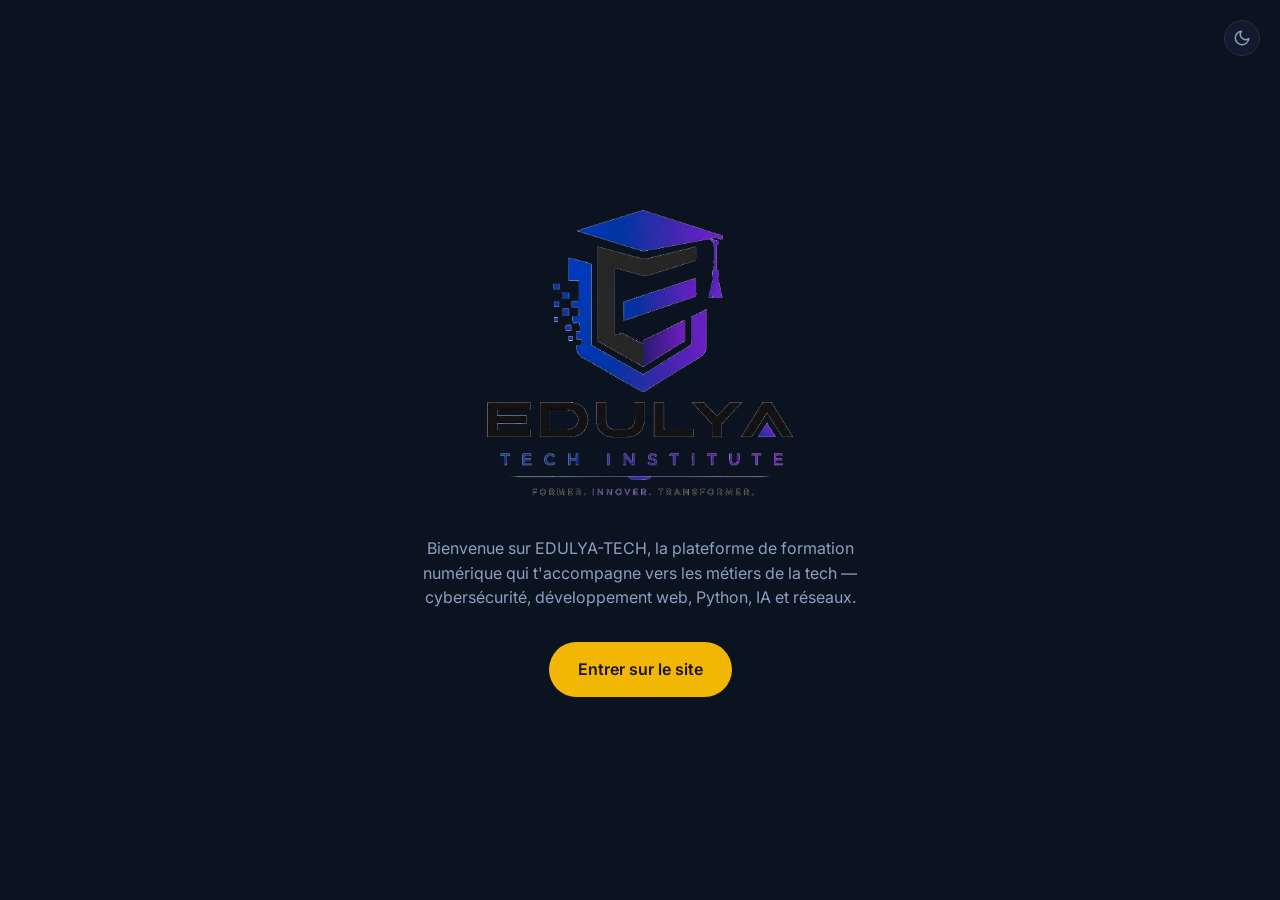
<file: index.html>
<!DOCTYPE html>
<html lang="fr">
<head>
<meta charset="UTF-8">
<script>(function(){var t=localStorage.getItem('edulya_theme');if(t==='light'){document.documentElement.setAttribute('data-theme','light');}})();</script>
<script>
  // Redirige vers la page de bienvenue lors de la toute première visite de
  // la session (sessionStorage évite de la revoir à chaque navigation interne).
  if (!sessionStorage.getItem('edulya_welcomed')) {
    window.location.replace('bienvenue.html');
  }
</script>
<meta name="viewport" content="width=device-width, initial-scale=1.0">
<title>EDULYA-TECH</title>
<link rel="preconnect" href="https://fonts.googleapis.com">
<link href="https://fonts.googleapis.com/css2?family=Space+Grotesk:wght@500;600;700&family=Inter:wght@400;500;600&family=JetBrains+Mono:wght@400;500&display=swap" rel="stylesheet">
<link rel="icon" type="image/x-icon" href="favicon.ico">
<link rel="icon" type="image/png" sizes="32x32" href="images/favicon-32x32.png">
<link rel="icon" type="image/png" sizes="16x16" href="images/favicon-16x16.png">
<link rel="apple-touch-icon" href="images/apple-touch-icon.png">
<link rel="stylesheet" href="css/style.css">
</head>
<body>

<!-- ===== HEADER ===== -->
<header class="site-header">
  <div class="container header-inner">
    <a href="index.html" class="logo">
      <img src="images/logo-icon.png" alt="Logo EDULYA-TECH" class="logo-mark">
      <span class="logo-text">EDULYA<span class="logo-dot">-TECH</span></span>
    </a>

    <nav class="main-nav" id="mainNav">
      <a href="index.html" class="active">Accueil</a>
      <a href="index.html#formations">Formations</a>
      <a href="a-propos.html">À propos</a>
      <a href="contact.html">Contacts</a>
    </nav>

    <div class="header-actions">
      <a href="connexion.html" class="link-muted" id="authLink">Connexion / Inscription</a>
      <a href="index.html#formations" class="btn btn-primary">Voir les formations</a>
    </div>

    <button class="theme-toggle" id="themeToggle" aria-label="Changer le thème">
      <svg class="icon-moon" viewBox="0 0 24 24" fill="none" stroke="currentColor" stroke-width="2" stroke-linecap="round" stroke-linejoin="round"><path d="M21 12.79A9 9 0 1 1 11.21 3 7 7 0 0 0 21 12.79z"></path></svg>
      <svg class="icon-sun" viewBox="0 0 24 24" fill="none" stroke="currentColor" stroke-width="2" stroke-linecap="round" stroke-linejoin="round"><circle cx="12" cy="12" r="5"></circle><line x1="12" y1="1" x2="12" y2="3"></line><line x1="12" y1="21" x2="12" y2="23"></line><line x1="4.22" y1="4.22" x2="5.64" y2="5.64"></line><line x1="18.36" y1="18.36" x2="19.78" y2="19.78"></line><line x1="1" y1="12" x2="3" y2="12"></line><line x1="21" y1="12" x2="23" y2="12"></line><line x1="4.22" y1="19.78" x2="5.64" y2="18.36"></line><line x1="18.36" y1="5.64" x2="19.78" y2="4.22"></line></svg>
    </button>
    <button class="nav-toggle" id="navToggle" aria-label="Ouvrir le menu">
      <span></span><span></span><span></span>
    </button>
  </div>
</header>

<!-- ===== HERO SECTION ===== -->
<section class="hero">
  <div class="container hero-inner">
    <div class="hero-copy">
      <p class="eyebrow">// formation numérique · Cameroun</p>
      <h1>Compile tes compétences.<br>Déploie ta carrière.</h1>
      <p class="hero-sub">EDULYA-TECH forme les développeurs, analystes et experts cybersécurité de demain — à ton rythme, depuis ton téléphone, ta tablette ou ton PC.</p>
      <div class="hero-cta">
        <a href="#formations" class="btn btn-primary btn-lg">Découvrir nos formations</a>
        <a href="a-propos.html" class="btn btn-ghost btn-lg">Notre mission</a>
      </div>
      <div class="hero-stats">
        <div><strong>5</strong><span>domaines de formation</span></div>
        <div><strong>100%</strong><span>en ligne</span></div>
        <div><strong>3</strong><span>niveaux progressifs</span></div>
      </div>
    </div>

    <div class="hero-visual" aria-hidden="true">
      <div class="terminal">
        <div class="terminal-bar">
          <span class="dot dot-red"></span><span class="dot dot-yellow"></span><span class="dot dot-green"></span>
          <span class="terminal-title">edulya-tech.sh</span>
        </div>
        <div class="terminal-body">
          <p><span class="prompt">$</span> whoami</p>
          <p class="out">futur_expert_tech</p>
          <p><span class="prompt">$</span> edulya --parcours</p>
          <p class="out">→ cybersécurité</p>
          <p class="out">→ développement_web</p>
          <p class="out">→ python</p>
          <p class="out">→ intelligence_artificielle</p>
          <p class="out">→ réseaux_et_systèmes</p>
          <p><span class="prompt">$</span> <span class="cursor">déployer --carriere</span></p>
        </div>
      </div>
    </div>
  </div>
</section>

<!-- ===== FORMATIONS / SESSION ===== -->
<section class="formations" id="formations">
  <div class="container">
    <p class="eyebrow center">// nos formations</p>
    <h2 class="section-title">Choisis ta voie</h2>

    <div class="card-grid">

      <article class="card">
        <div class="card-media card-media--cyber"><img class="card-img" src="images/formations/cyber.jpg" alt="Formation Cybersécurité" loading="lazy" onerror="this.remove()"></div>
        <div class="card-body">
          <h3>Cybersécurité</h3>
          <p class="card-desc">Protège systèmes et données : failles, défense et bonnes pratiques.</p>
          <div class="card-meta">
            <span>Niveau : Débutant</span>
            <span>Durée : 8 semaines</span>
          </div>
          <div class="card-footer">
            <span class="price">45 000 FCFA</span>
            <a href="formation-detail.html?id=cyber" class="btn btn-outline btn-sm">Voir la formation</a>
          </div>
        </div>
      </article>

      <article class="card">
        <div class="card-media card-media--web"><img class="card-img" src="images/formations/web.jpg" alt="Formation Développement Web" loading="lazy" onerror="this.remove()"></div>
        <div class="card-body">
          <h3>Développement Web</h3>
          <p class="card-desc">HTML, CSS, JavaScript et frameworks modernes pour créer des sites complets.</p>
          <div class="card-meta">
            <span>Niveau : Débutant</span>
            <span>Durée : 10 semaines</span>
          </div>
          <div class="card-footer">
            <span class="price">50 000 FCFA</span>
            <a href="formation-detail.html?id=web" class="btn btn-outline btn-sm">Voir la formation</a>
          </div>
        </div>
      </article>

      <article class="card">
        <div class="card-media card-media--python"><img class="card-img" src="images/formations/python.jpg" alt="Formation Python" loading="lazy" onerror="this.remove()"></div>
        <div class="card-body">
          <h3>Python</h3>
          <p class="card-desc">Automatisation, scripts et fondations solides pour la data et le web.</p>
          <div class="card-meta">
            <span>Niveau : Débutant</span>
            <span>Durée : 6 semaines</span>
          </div>
          <div class="card-footer">
            <span class="price">35 000 FCFA</span>
            <a href="formation-detail.html?id=python" class="btn btn-outline btn-sm">Voir la formation</a>
          </div>
        </div>
      </article>

      <article class="card">
        <div class="card-media card-media--ia"><img class="card-img" src="images/formations/ia.jpg" alt="Formation Intelligence Artificielle" loading="lazy" onerror="this.remove()"></div>
        <div class="card-body">
          <h3>Intelligence Artificielle</h3>
          <p class="card-desc">Comprends et construis des modèles d'IA appliqués à des cas réels.</p>
          <div class="card-meta">
            <span>Niveau : Intermédiaire</span>
            <span>Durée : 12 semaines</span>
          </div>
          <div class="card-footer">
            <span class="price">65 000 FCFA</span>
            <a href="formation-detail.html?id=ia" class="btn btn-outline btn-sm">Voir la formation</a>
          </div>
        </div>
      </article>

      <article class="card">
        <div class="card-media card-media--reseaux"><img class="card-img" src="images/formations/reseaux.jpg" alt="Formation Réseaux & Systèmes" loading="lazy" onerror="this.remove()"></div>
        <div class="card-body">
          <h3>Réseaux &amp; Systèmes</h3>
          <p class="card-desc">Architecture réseau, administration système et infrastructure.</p>
          <div class="card-meta">
            <span>Niveau : Intermédiaire</span>
            <span>Durée : 9 semaines</span>
          </div>
          <div class="card-footer">
            <span class="price">48 000 FCFA</span>
            <a href="formation-detail.html?id=reseaux" class="btn btn-outline btn-sm">Voir la formation</a>
          </div>
        </div>
      </article>

    </div>
  </div>
</section>

<!-- ===== TÉMOIGNAGES ===== -->
<section class="temoignages">
  <div class="container">
    <p class="eyebrow center">// ils nous font confiance</p>
    <h2 class="section-title">Ce qu'en disent nos apprenants</h2>

    <div class="temoignage-grid">
      <article class="temoignage-card">
        <p class="temoignage-text">« La formation Développement Web m'a permis de créer mon premier site en quelques semaines. Les explications sont claires, même pour un débutant complet. »</p>
        <p class="temoignage-auteur">— BITDOU CABREL, formation Développement Web</p>
      </article>

      <article class="temoignage-card">
        <p class="temoignage-text">« J'ai suivi la formation Python pour renforcer mes bases avant de me lancer dans la data. Le rythme est adapté et on peut avancer depuis son téléphone. »</p>
        <p class="temoignage-auteur">— BITDOU CABREL, formation Python</p>
      </article>

      <article class="temoignage-card">
        <p class="temoignage-text">« La formation Cybersécurité m'a ouvert les yeux sur des notions que je pensais déjà maîtriser. Aujourd'hui je me sens beaucoup plus confiant dans mon travail. »</p>
        <p class="temoignage-auteur">— BITDOU CABREL, formation Cybersécurité</p>
      </article>
    </div>
  </div>
</section>

<!-- ===== FOOTER ===== -->
<footer class="site-footer">
  <div class="container footer-inner">
    <div class="footer-brand">
      <img src="images/logo-icon.png" alt="Logo EDULYA-TECH" class="logo-mark">
      <span class="logo-text">EDULYA<span class="logo-dot">-TECH</span></span>
      <p>Formation numérique. Comportement d'innovation.</p>
    </div>

    <div class="footer-col">
      <h4>Liens</h4>
      <a href="index.html">Accueil</a>
      <a href="index.html#formations">Formation</a>
      <a href="a-propos.html">À propos</a>
      <a href="contact.html">Contact</a>
      <a href="conditions-generales.html">Conditions générales</a>
      <a href="politique-confidentialite.html">Politique de confidentialité</a>
    </div>

    <div class="footer-col">
      <h4>Réseaux sociaux</h4>
      <a href="https://www.facebook.com/share/17fbBbAQwH" target="_blank" rel="noopener">Facebook</a>
      <a href="https://wa.me/237622150710" target="_blank" rel="noopener">WhatsApp</a>
    </div>
  </div>
  <div class="footer-bottom container">© 2026 EDULYA-TECH. Tous droits réservés.</div>
</footer>

<script src="js/config.js"></script>
<script src="js/script.js"></script>
</body>
</html>
</file>
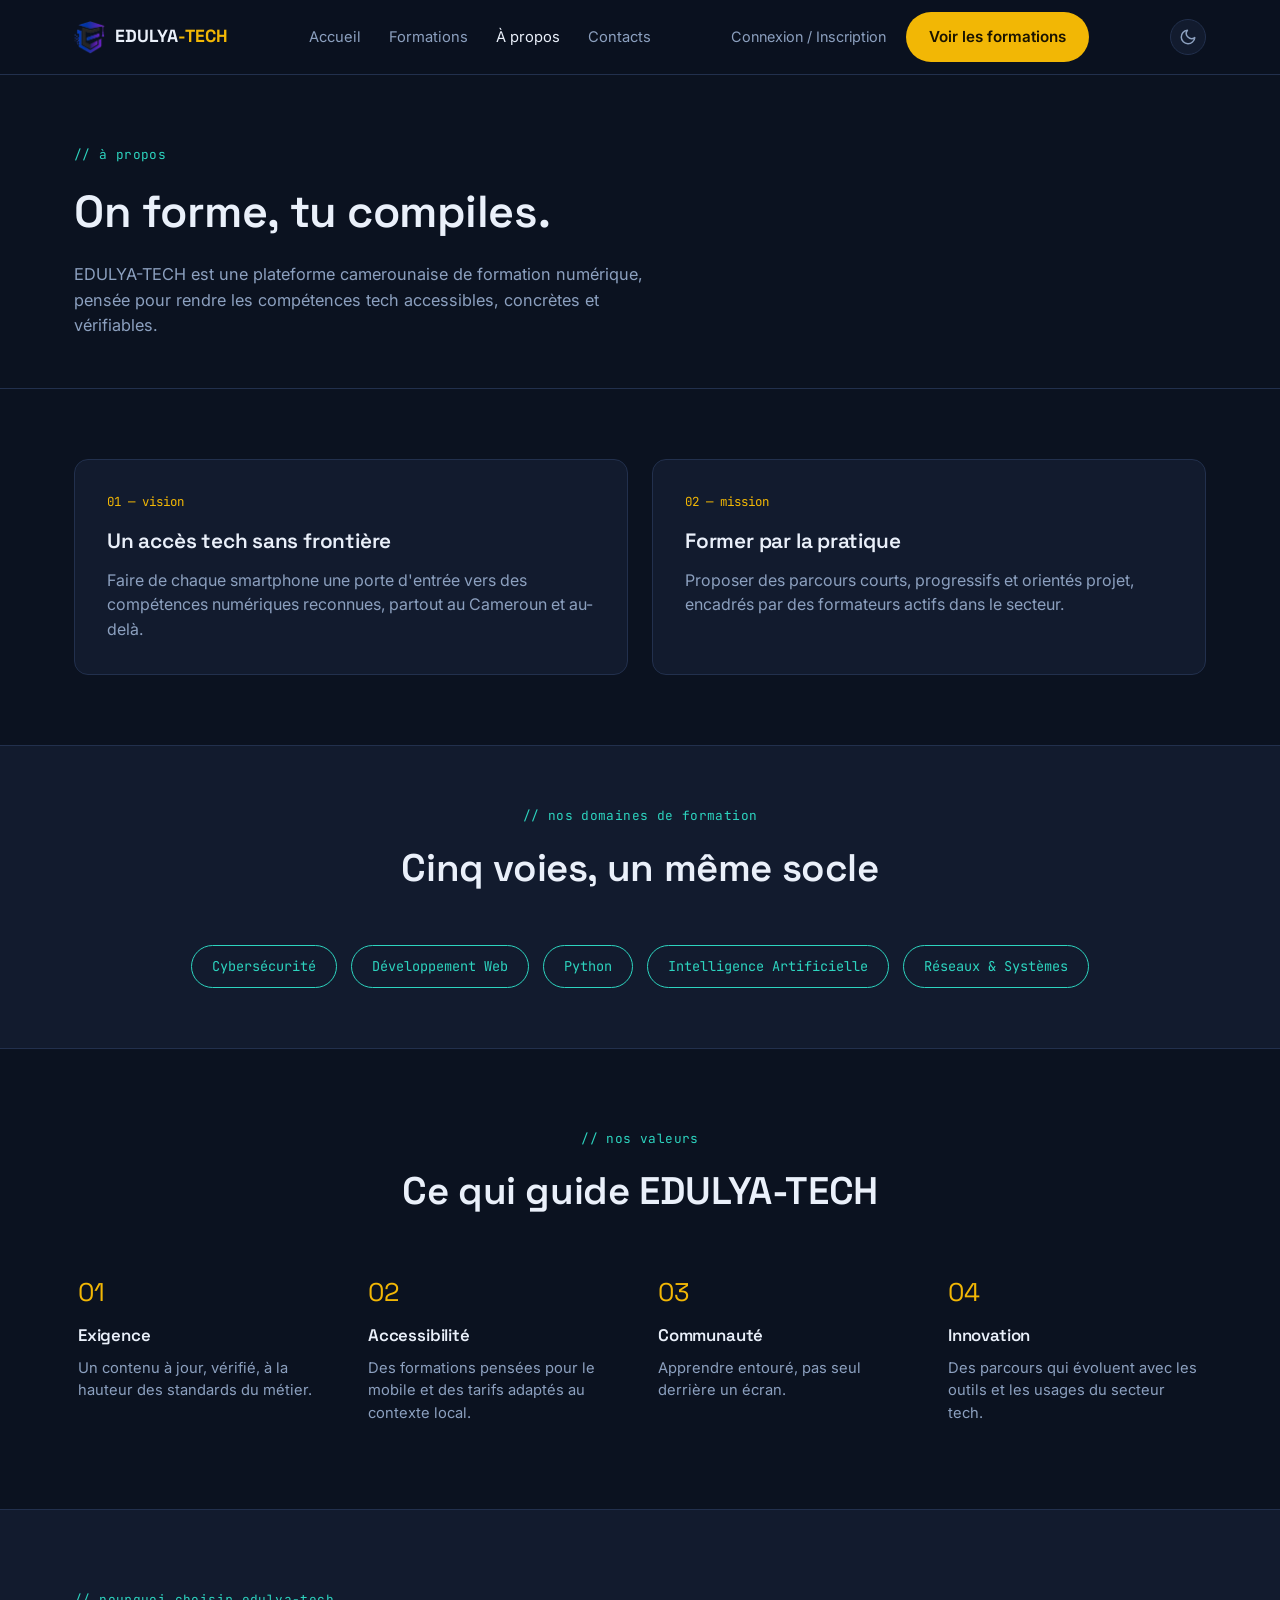
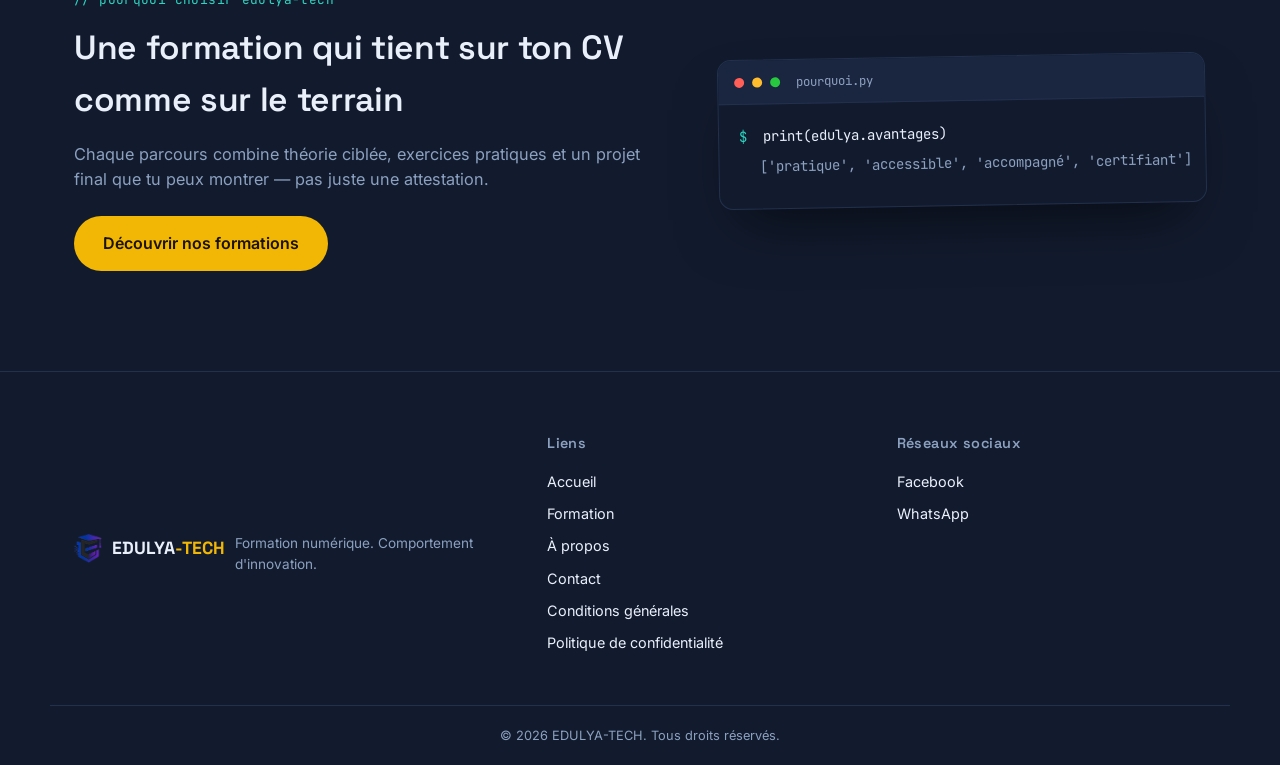
<file: a-propos.html>
<!DOCTYPE html>
<html lang="fr">
<head>
<meta charset="UTF-8">
<script>(function(){var t=localStorage.getItem('edulya_theme');if(t==='light'){document.documentElement.setAttribute('data-theme','light');}})();</script>
<meta name="viewport" content="width=device-width, initial-scale=1.0">
<title>EDULYA-TECH</title>
<link rel="preconnect" href="https://fonts.googleapis.com">
<link href="https://fonts.googleapis.com/css2?family=Space+Grotesk:wght@500;600;700&family=Inter:wght@400;500;600&family=JetBrains+Mono:wght@400;500&display=swap" rel="stylesheet">
<link rel="icon" type="image/x-icon" href="favicon.ico">
<link rel="icon" type="image/png" sizes="32x32" href="images/favicon-32x32.png">
<link rel="icon" type="image/png" sizes="16x16" href="images/favicon-16x16.png">
<link rel="apple-touch-icon" href="images/apple-touch-icon.png">
<link rel="stylesheet" href="css/style.css">
</head>
<body>

<!-- ===== HEADER ===== -->
<header class="site-header">
  <div class="container header-inner">
    <a href="index.html" class="logo">
      <img src="images/logo-icon.png" alt="Logo EDULYA-TECH" class="logo-mark">
      <span class="logo-text">EDULYA<span class="logo-dot">-TECH</span></span>
    </a>
    <nav class="main-nav" id="mainNav">
      <a href="index.html">Accueil</a>
      <a href="index.html#formations">Formations</a>
      <a href="a-propos.html" class="active">À propos</a>
      <a href="contact.html">Contacts</a>
    </nav>
    <div class="header-actions">
      <a href="connexion.html" class="link-muted" id="authLink">Connexion / Inscription</a>
      <a href="index.html#formations" class="btn btn-primary">Voir les formations</a>
    </div>
    <button class="theme-toggle" id="themeToggle" aria-label="Changer le thème">
      <svg class="icon-moon" viewBox="0 0 24 24" fill="none" stroke="currentColor" stroke-width="2" stroke-linecap="round" stroke-linejoin="round"><path d="M21 12.79A9 9 0 1 1 11.21 3 7 7 0 0 0 21 12.79z"></path></svg>
      <svg class="icon-sun" viewBox="0 0 24 24" fill="none" stroke="currentColor" stroke-width="2" stroke-linecap="round" stroke-linejoin="round"><circle cx="12" cy="12" r="5"></circle><line x1="12" y1="1" x2="12" y2="3"></line><line x1="12" y1="21" x2="12" y2="23"></line><line x1="4.22" y1="4.22" x2="5.64" y2="5.64"></line><line x1="18.36" y1="18.36" x2="19.78" y2="19.78"></line><line x1="1" y1="12" x2="3" y2="12"></line><line x1="21" y1="12" x2="23" y2="12"></line><line x1="4.22" y1="19.78" x2="5.64" y2="18.36"></line><line x1="18.36" y1="5.64" x2="19.78" y2="4.22"></line></svg>
    </button>
    <button class="nav-toggle" id="navToggle" aria-label="Ouvrir le menu">
      <span></span><span></span><span></span>
    </button>
  </div>
</header>

<!-- ===== INTRO ===== -->
<section class="page-intro">
  <div class="container">
    <p class="eyebrow">// à propos</p>
    <h1>On forme, tu compiles.</h1>
    <p class="page-intro-sub">EDULYA-TECH est une plateforme camerounaise de formation numérique, pensée pour rendre les compétences tech accessibles, concrètes et vérifiables.</p>
  </div>
</section>

<!-- ===== VISION / MISSION ===== -->
<section class="split-section">
  <div class="container split-grid">
    <div class="split-card">
      <span class="split-tag">01 — vision</span>
      <h3>Un accès tech sans frontière</h3>
      <p>Faire de chaque smartphone une porte d'entrée vers des compétences numériques reconnues, partout au Cameroun et au-delà.</p>
    </div>
    <div class="split-card">
      <span class="split-tag">02 — mission</span>
      <h3>Former par la pratique</h3>
      <p>Proposer des parcours courts, progressifs et orientés projet, encadrés par des formateurs actifs dans le secteur.</p>
    </div>
  </div>
</section>

<!-- ===== DOMAINES ===== -->
<section class="domaines">
  <div class="container">
    <p class="eyebrow center">// nos domaines de formation</p>
    <h2 class="section-title">Cinq voies, un même socle</h2>
    <div class="tag-grid">
      <span class="tag-pill">Cybersécurité</span>
      <span class="tag-pill">Développement Web</span>
      <span class="tag-pill">Python</span>
      <span class="tag-pill">Intelligence Artificielle</span>
      <span class="tag-pill">Réseaux &amp; Systèmes</span>
    </div>
  </div>
</section>

<!-- ===== VALEURS ===== -->
<section class="valeurs">
  <div class="container">
    <p class="eyebrow center">// nos valeurs</p>
    <h2 class="section-title">Ce qui guide EDULYA-TECH</h2>

    <div class="valeurs-grid">
      <div class="valeur-item">
        <span class="valeur-num">01</span>
        <h4>Exigence</h4>
        <p>Un contenu à jour, vérifié, à la hauteur des standards du métier.</p>
      </div>
      <div class="valeur-item">
        <span class="valeur-num">02</span>
        <h4>Accessibilité</h4>
        <p>Des formations pensées pour le mobile et des tarifs adaptés au contexte local.</p>
      </div>
      <div class="valeur-item">
        <span class="valeur-num">03</span>
        <h4>Communauté</h4>
        <p>Apprendre entouré, pas seul derrière un écran.</p>
      </div>
      <div class="valeur-item">
        <span class="valeur-num">04</span>
        <h4>Innovation</h4>
        <p>Des parcours qui évoluent avec les outils et les usages du secteur tech.</p>
      </div>
    </div>
  </div>
</section>

<!-- ===== POURQUOI CHOISIR ===== -->
<section class="pourquoi">
  <div class="container pourquoi-inner">
    <div>
      <p class="eyebrow">// pourquoi choisir edulya-tech</p>
      <h2>Une formation qui tient sur ton CV comme sur le terrain</h2>
      <p class="page-intro-sub" style="margin-top:16px;">Chaque parcours combine théorie ciblée, exercices pratiques et un projet final que tu peux montrer — pas juste une attestation.</p>
      <a href="index.html#formations" class="btn btn-primary btn-lg" style="margin-top: 24px;">Découvrir nos formations</a>
    </div>
    <div class="terminal terminal--small" aria-hidden="true">
      <div class="terminal-bar">
        <span class="dot dot-red"></span><span class="dot dot-yellow"></span><span class="dot dot-green"></span>
        <span class="terminal-title">pourquoi.py</span>
      </div>
      <div class="terminal-body">
        <p><span class="prompt">$</span> print(edulya.avantages)</p>
        <p class="out">['pratique', 'accessible', 'accompagné', 'certifiant']</p>
      </div>
    </div>
  </div>
</section>

<!-- ===== FOOTER ===== -->
<footer class="site-footer">
  <div class="container footer-inner">
    <div class="footer-brand">
      <img src="images/logo-icon.png" alt="Logo EDULYA-TECH" class="logo-mark">
      <span class="logo-text">EDULYA<span class="logo-dot">-TECH</span></span>
      <p>Formation numérique. Comportement d'innovation.</p>
    </div>
    <div class="footer-col">
      <h4>Liens</h4>
      <a href="index.html">Accueil</a>
      <a href="index.html#formations">Formation</a>
      <a href="a-propos.html">À propos</a>
      <a href="contact.html">Contact</a>
      <a href="conditions-generales.html">Conditions générales</a>
      <a href="politique-confidentialite.html">Politique de confidentialité</a>
    </div>
    <div class="footer-col">
      <h4>Réseaux sociaux</h4>
      <a href="https://www.facebook.com/share/17fbBbAQwH" target="_blank" rel="noopener">Facebook</a>
      <a href="https://wa.me/237622150710" target="_blank" rel="noopener">WhatsApp</a>
    </div>
  </div>
  <div class="footer-bottom container">© 2026 EDULYA-TECH. Tous droits réservés.</div>
</footer>

<script src="js/config.js"></script>
<script src="js/script.js"></script>
</body>
</html>
</file>
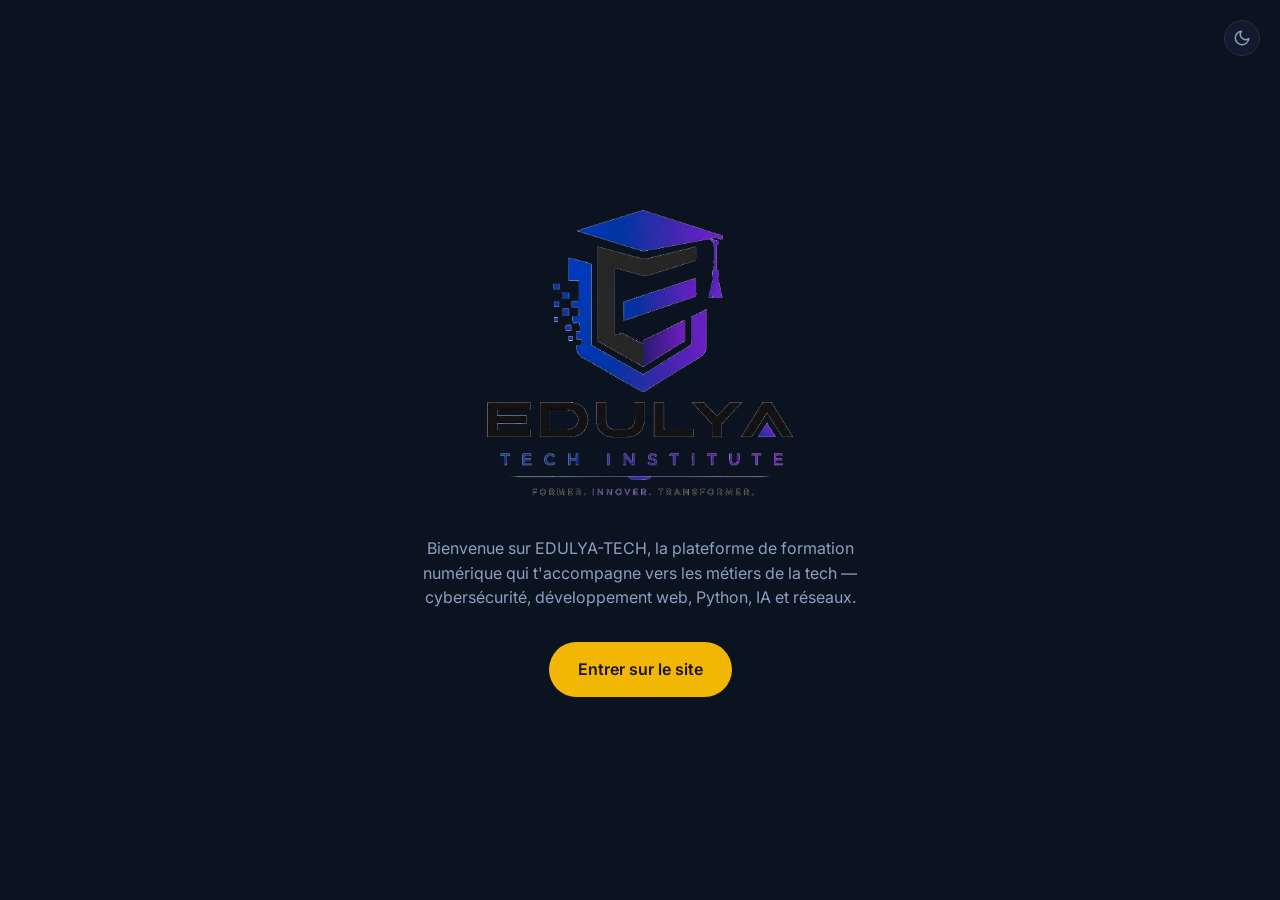
<file: bienvenue.html>
<!DOCTYPE html>
<html lang="fr">
<head>
<meta charset="UTF-8">
<script>(function(){var t=localStorage.getItem('edulya_theme');if(t==='light'){document.documentElement.setAttribute('data-theme','light');}})();</script>
<meta name="viewport" content="width=device-width, initial-scale=1.0">
<title>EDULYA-TECH</title>
<link rel="preconnect" href="https://fonts.googleapis.com">
<link href="https://fonts.googleapis.com/css2?family=Space+Grotesk:wght@500;600;700&family=Inter:wght@400;500;600&family=JetBrains+Mono:wght@400;500&display=swap" rel="stylesheet">
<link rel="icon" type="image/x-icon" href="favicon.ico">
<link rel="icon" type="image/png" sizes="32x32" href="images/favicon-32x32.png">
<link rel="icon" type="image/png" sizes="16x16" href="images/favicon-16x16.png">
<link rel="apple-touch-icon" href="images/apple-touch-icon.png">
<link rel="stylesheet" href="css/style.css">
<style>
  .welcome-screen{
    min-height: 100vh;
    display: flex;
    flex-direction: column;
    align-items: center;
    justify-content: center;
    text-align: center;
    padding: 40px 24px;
    gap: 32px;
  }
  .welcome-logo{
    width: min(320px, 70vw);
    height: auto;
    animation: welcome-fade-in .8s ease both;
  }
  .welcome-text{
    max-width: 46ch;
    color: var(--muted);
    animation: welcome-fade-in .8s ease .15s both;
  }
  .welcome-cta{ animation: welcome-fade-in .8s ease .3s both; }
  @keyframes welcome-fade-in{
    from{ opacity: 0; transform: translateY(12px); }
    to{ opacity: 1; transform: translateY(0); }
  }
  @media (prefers-reduced-motion: reduce){
    .welcome-logo, .welcome-text, .welcome-cta{ animation: none; }
  }
</style>
</head>
<body>

<button class="theme-toggle" id="themeToggle" aria-label="Changer le thème" style="position:fixed; top:20px; right:20px; z-index:10;">
  <svg class="icon-moon" viewBox="0 0 24 24" fill="none" stroke="currentColor" stroke-width="2" stroke-linecap="round" stroke-linejoin="round"><path d="M21 12.79A9 9 0 1 1 11.21 3 7 7 0 0 0 21 12.79z"></path></svg>
  <svg class="icon-sun" viewBox="0 0 24 24" fill="none" stroke="currentColor" stroke-width="2" stroke-linecap="round" stroke-linejoin="round"><circle cx="12" cy="12" r="5"></circle><line x1="12" y1="1" x2="12" y2="3"></line><line x1="12" y1="21" x2="12" y2="23"></line><line x1="4.22" y1="4.22" x2="5.64" y2="5.64"></line><line x1="18.36" y1="18.36" x2="19.78" y2="19.78"></line><line x1="1" y1="12" x2="3" y2="12"></line><line x1="21" y1="12" x2="23" y2="12"></line><line x1="4.22" y1="19.78" x2="5.64" y2="18.36"></line><line x1="18.36" y1="5.64" x2="19.78" y2="4.22"></line></svg>
</button>

<section class="welcome-screen">
  <img src="images/logo-full.png" alt="EDULYA-TECH — Former. Innover. Transformer." class="welcome-logo">
  <p class="welcome-text">Bienvenue sur EDULYA-TECH, la plateforme de formation numérique qui t'accompagne vers les métiers de la tech — cybersécurité, développement web, Python, IA et réseaux.</p>
  <a href="index.html" class="btn btn-primary btn-lg welcome-cta" id="enterSiteBtn">Entrer sur le site</a>
</section>

<script>
  document.getElementById('enterSiteBtn').addEventListener('click', () => {
    sessionStorage.setItem('edulya_welcomed', '1');
  });
</script>

<script src="js/config.js"></script>
<script src="js/script.js"></script>
</body>
</html>
</file>
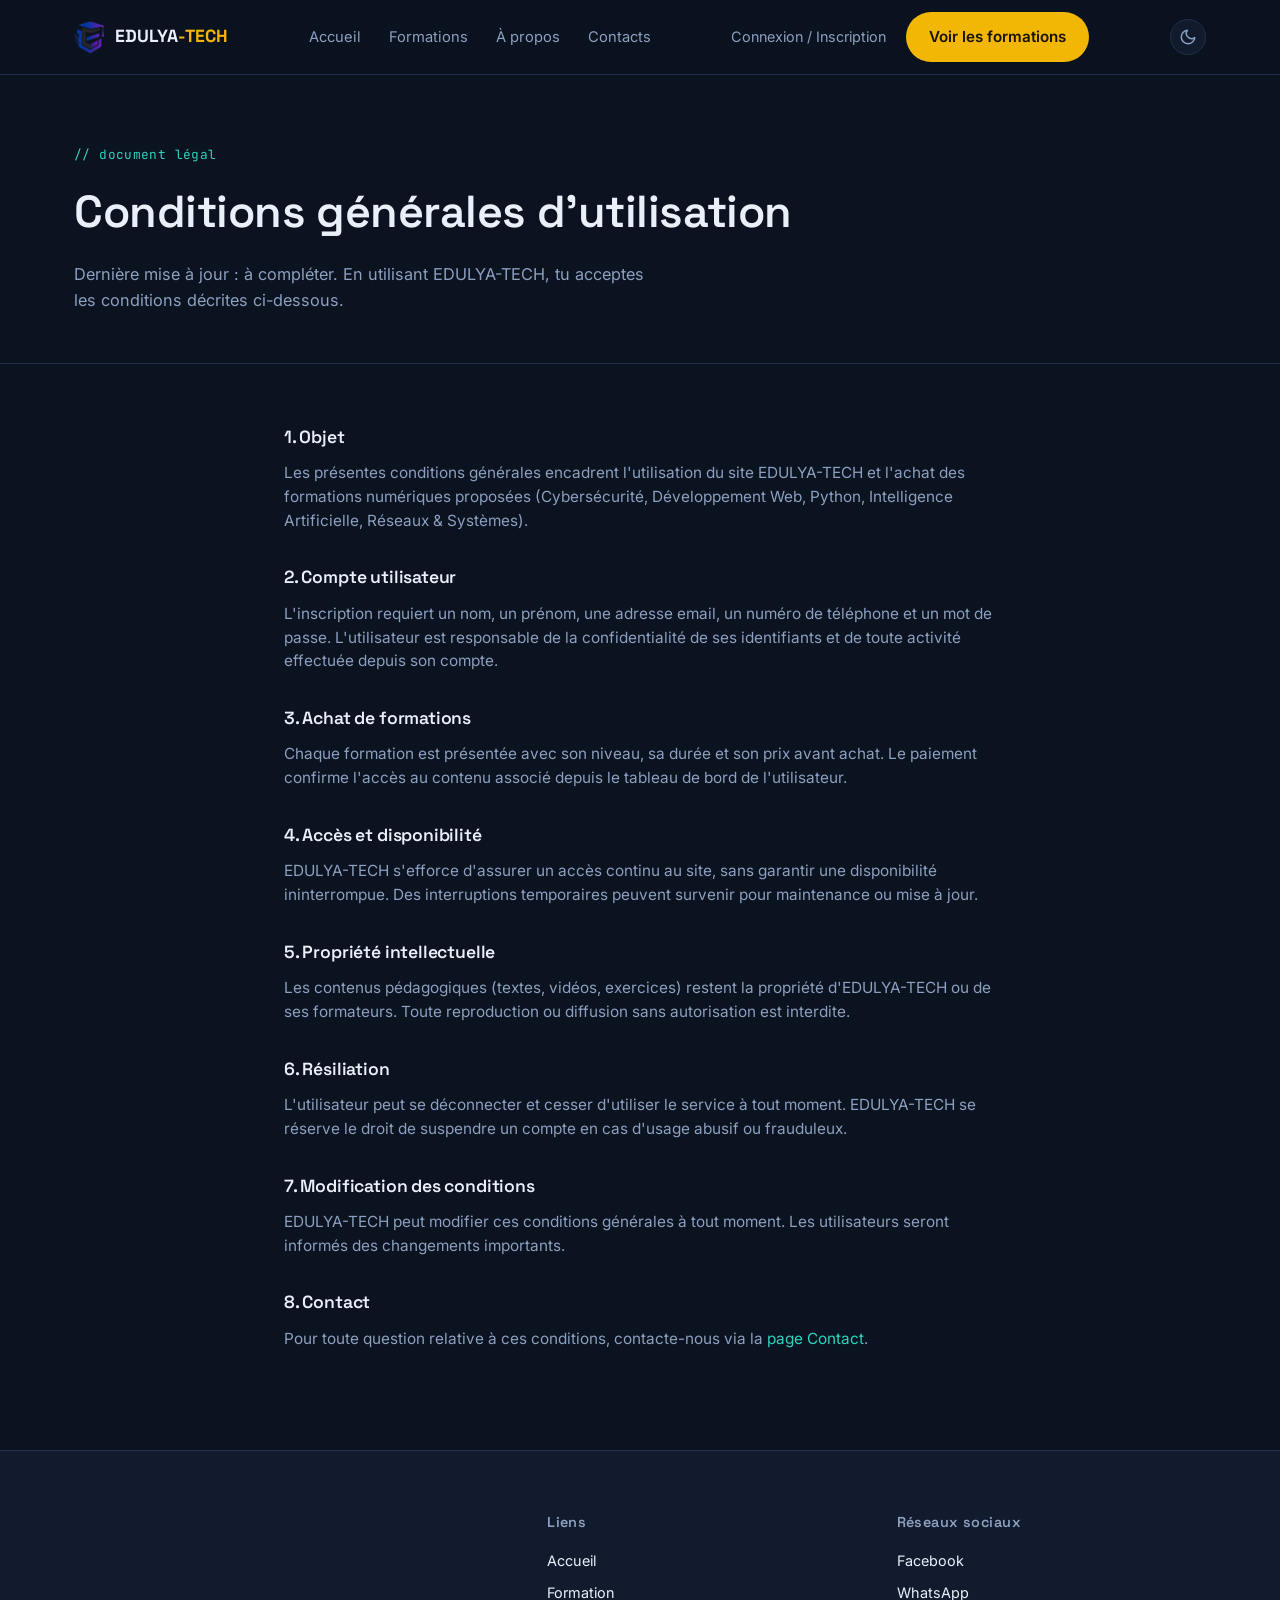
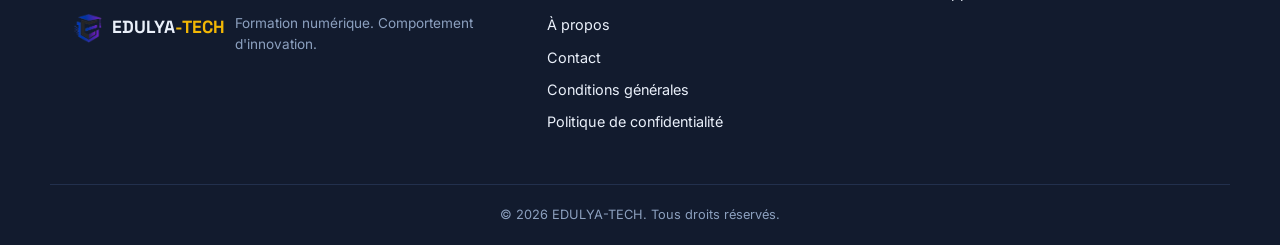
<file: conditions-generales.html>
<!DOCTYPE html>
<html lang="fr">
<head>
<meta charset="UTF-8">
<script>(function(){var t=localStorage.getItem('edulya_theme');if(t==='light'){document.documentElement.setAttribute('data-theme','light');}})();</script>
<meta name="viewport" content="width=device-width, initial-scale=1.0">
<title>EDULYA-TECH</title>
<link rel="preconnect" href="https://fonts.googleapis.com">
<link href="https://fonts.googleapis.com/css2?family=Space+Grotesk:wght@500;600;700&family=Inter:wght@400;500;600&family=JetBrains+Mono:wght@400;500&display=swap" rel="stylesheet">
<link rel="icon" type="image/x-icon" href="favicon.ico">
<link rel="icon" type="image/png" sizes="32x32" href="images/favicon-32x32.png">
<link rel="icon" type="image/png" sizes="16x16" href="images/favicon-16x16.png">
<link rel="apple-touch-icon" href="images/apple-touch-icon.png">
<link rel="stylesheet" href="css/style.css">
</head>
<body>

<!-- ===== HEADER ===== -->
<header class="site-header">
  <div class="container header-inner">
    <a href="index.html" class="logo">
      <img src="images/logo-icon.png" alt="Logo EDULYA-TECH" class="logo-mark">
      <span class="logo-text">EDULYA<span class="logo-dot">-TECH</span></span>
    </a>
    <nav class="main-nav" id="mainNav">
      <a href="index.html">Accueil</a>
      <a href="index.html#formations">Formations</a>
      <a href="a-propos.html">À propos</a>
      <a href="contact.html">Contacts</a>
    </nav>
    <div class="header-actions">
      <a href="connexion.html" class="link-muted" id="authLink">Connexion / Inscription</a>
      <a href="index.html#formations" class="btn btn-primary">Voir les formations</a>
    </div>
    <button class="theme-toggle" id="themeToggle" aria-label="Changer le thème">
      <svg class="icon-moon" viewBox="0 0 24 24" fill="none" stroke="currentColor" stroke-width="2" stroke-linecap="round" stroke-linejoin="round"><path d="M21 12.79A9 9 0 1 1 11.21 3 7 7 0 0 0 21 12.79z"></path></svg>
      <svg class="icon-sun" viewBox="0 0 24 24" fill="none" stroke="currentColor" stroke-width="2" stroke-linecap="round" stroke-linejoin="round"><circle cx="12" cy="12" r="5"></circle><line x1="12" y1="1" x2="12" y2="3"></line><line x1="12" y1="21" x2="12" y2="23"></line><line x1="4.22" y1="4.22" x2="5.64" y2="5.64"></line><line x1="18.36" y1="18.36" x2="19.78" y2="19.78"></line><line x1="1" y1="12" x2="3" y2="12"></line><line x1="21" y1="12" x2="23" y2="12"></line><line x1="4.22" y1="19.78" x2="5.64" y2="18.36"></line><line x1="18.36" y1="5.64" x2="19.78" y2="4.22"></line></svg>
    </button>
    <button class="nav-toggle" id="navToggle" aria-label="Ouvrir le menu">
      <span></span><span></span><span></span>
    </button>
  </div>
</header>

<!-- ===== INTRO ===== -->
<section class="page-intro">
  <div class="container">
    <p class="eyebrow">// document légal</p>
    <h1>Conditions générales d'utilisation</h1>
    <p class="page-intro-sub">Dernière mise à jour : à compléter. En utilisant EDULYA-TECH, tu acceptes les conditions décrites ci-dessous.</p>
  </div>
</section>

<!-- ===== LEGAL CONTENT ===== -->
<section class="legal-section">
  <div class="container legal-content">

    <article>
      <h2>1. Objet</h2>
      <p>Les présentes conditions générales encadrent l'utilisation du site EDULYA-TECH et l'achat des formations numériques proposées (Cybersécurité, Développement Web, Python, Intelligence Artificielle, Réseaux &amp; Systèmes).</p>
    </article>

    <article>
      <h2>2. Compte utilisateur</h2>
      <p>L'inscription requiert un nom, un prénom, une adresse email, un numéro de téléphone et un mot de passe. L'utilisateur est responsable de la confidentialité de ses identifiants et de toute activité effectuée depuis son compte.</p>
    </article>

    <article>
      <h2>3. Achat de formations</h2>
      <p>Chaque formation est présentée avec son niveau, sa durée et son prix avant achat. Le paiement confirme l'accès au contenu associé depuis le tableau de bord de l'utilisateur.</p>
    </article>

    <article>
      <h2>4. Accès et disponibilité</h2>
      <p>EDULYA-TECH s'efforce d'assurer un accès continu au site, sans garantir une disponibilité ininterrompue. Des interruptions temporaires peuvent survenir pour maintenance ou mise à jour.</p>
    </article>

    <article>
      <h2>5. Propriété intellectuelle</h2>
      <p>Les contenus pédagogiques (textes, vidéos, exercices) restent la propriété d'EDULYA-TECH ou de ses formateurs. Toute reproduction ou diffusion sans autorisation est interdite.</p>
    </article>

    <article>
      <h2>6. Résiliation</h2>
      <p>L'utilisateur peut se déconnecter et cesser d'utiliser le service à tout moment. EDULYA-TECH se réserve le droit de suspendre un compte en cas d'usage abusif ou frauduleux.</p>
    </article>

    <article>
      <h2>7. Modification des conditions</h2>
      <p>EDULYA-TECH peut modifier ces conditions générales à tout moment. Les utilisateurs seront informés des changements importants.</p>
    </article>

    <article>
      <h2>8. Contact</h2>
      <p>Pour toute question relative à ces conditions, contacte-nous via la <a href="contact.html" style="color: var(--teal);">page Contact</a>.</p>
    </article>

  </div>
</section>

<!-- ===== FOOTER ===== -->
<footer class="site-footer">
  <div class="container footer-inner">
    <div class="footer-brand">
      <img src="images/logo-icon.png" alt="Logo EDULYA-TECH" class="logo-mark">
      <span class="logo-text">EDULYA<span class="logo-dot">-TECH</span></span>
      <p>Formation numérique. Comportement d'innovation.</p>
    </div>
    <div class="footer-col">
      <h4>Liens</h4>
      <a href="index.html">Accueil</a>
      <a href="index.html#formations">Formation</a>
      <a href="a-propos.html">À propos</a>
      <a href="contact.html">Contact</a>
      <a href="conditions-generales.html">Conditions générales</a>
      <a href="politique-confidentialite.html">Politique de confidentialité</a>
    </div>
    <div class="footer-col">
      <h4>Réseaux sociaux</h4>
      <a href="https://www.facebook.com/share/17fbBbAQwH" target="_blank" rel="noopener">Facebook</a>
      <a href="https://wa.me/237622150710" target="_blank" rel="noopener">WhatsApp</a>
    </div>
  </div>
  <div class="footer-bottom container">© 2026 EDULYA-TECH. Tous droits réservés.</div>
</footer>

<script src="js/config.js"></script>
<script src="js/script.js"></script>
</body>
</html>
</file>
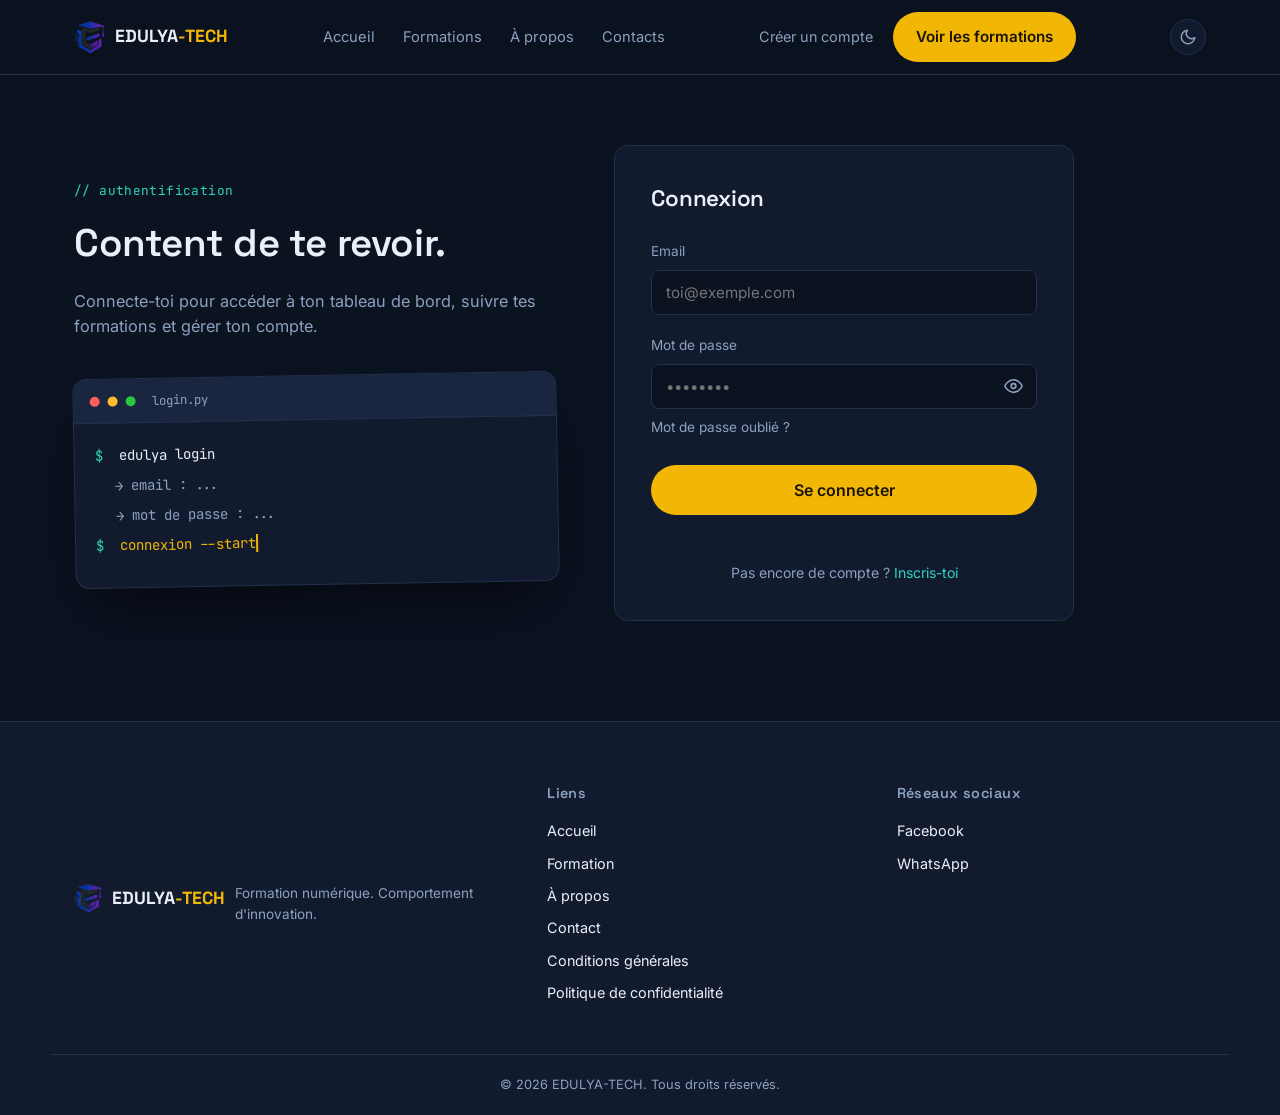
<file: connexion.html>
<!DOCTYPE html>
<html lang="fr">
<head>
<meta charset="UTF-8">
<script>(function(){var t=localStorage.getItem('edulya_theme');if(t==='light'){document.documentElement.setAttribute('data-theme','light');}})();</script>
<meta name="viewport" content="width=device-width, initial-scale=1.0">
<title>EDULYA-TECH</title>
<link rel="preconnect" href="https://fonts.googleapis.com">
<link href="https://fonts.googleapis.com/css2?family=Space+Grotesk:wght@500;600;700&family=Inter:wght@400;500;600&family=JetBrains+Mono:wght@400;500&display=swap" rel="stylesheet">
<link rel="icon" type="image/x-icon" href="favicon.ico">
<link rel="icon" type="image/png" sizes="32x32" href="images/favicon-32x32.png">
<link rel="icon" type="image/png" sizes="16x16" href="images/favicon-16x16.png">
<link rel="apple-touch-icon" href="images/apple-touch-icon.png">
<link rel="stylesheet" href="css/style.css">
</head>
<body>

<!-- ===== HEADER ===== -->
<header class="site-header">
  <div class="container header-inner">
    <a href="index.html" class="logo">
      <img src="images/logo-icon.png" alt="Logo EDULYA-TECH" class="logo-mark">
      <span class="logo-text">EDULYA<span class="logo-dot">-TECH</span></span>
    </a>
    <nav class="main-nav" id="mainNav">
      <a href="index.html">Accueil</a>
      <a href="index.html#formations">Formations</a>
      <a href="a-propos.html">À propos</a>
      <a href="contact.html">Contacts</a>
    </nav>
    <div class="header-actions">
      <a href="inscription.html" class="link-muted">Créer un compte</a>
      <a href="index.html#formations" class="btn btn-primary">Voir les formations</a>
    </div>
    <button class="theme-toggle" id="themeToggle" aria-label="Changer le thème">
      <svg class="icon-moon" viewBox="0 0 24 24" fill="none" stroke="currentColor" stroke-width="2" stroke-linecap="round" stroke-linejoin="round"><path d="M21 12.79A9 9 0 1 1 11.21 3 7 7 0 0 0 21 12.79z"></path></svg>
      <svg class="icon-sun" viewBox="0 0 24 24" fill="none" stroke="currentColor" stroke-width="2" stroke-linecap="round" stroke-linejoin="round"><circle cx="12" cy="12" r="5"></circle><line x1="12" y1="1" x2="12" y2="3"></line><line x1="12" y1="21" x2="12" y2="23"></line><line x1="4.22" y1="4.22" x2="5.64" y2="5.64"></line><line x1="18.36" y1="18.36" x2="19.78" y2="19.78"></line><line x1="1" y1="12" x2="3" y2="12"></line><line x1="21" y1="12" x2="23" y2="12"></line><line x1="4.22" y1="19.78" x2="5.64" y2="18.36"></line><line x1="18.36" y1="5.64" x2="19.78" y2="4.22"></line></svg>
    </button>
    <button class="nav-toggle" id="navToggle" aria-label="Ouvrir le menu">
      <span></span><span></span><span></span>
    </button>
  </div>
</header>

<!-- ===== AUTH SECTION ===== -->
<section class="auth-section">
  <div class="container auth-grid">

    <div class="auth-side">
      <p class="eyebrow">// authentification</p>
      <h1>Content de te revoir.</h1>
      <p class="page-intro-sub">Connecte-toi pour accéder à ton tableau de bord, suivre tes formations et gérer ton compte.</p>
      <div class="terminal terminal--small" aria-hidden="true">
        <div class="terminal-bar">
          <span class="dot dot-red"></span><span class="dot dot-yellow"></span><span class="dot dot-green"></span>
          <span class="terminal-title">login.py</span>
        </div>
        <div class="terminal-body">
          <p><span class="prompt">$</span> edulya login</p>
          <p class="out">→ email : ...</p>
          <p class="out">→ mot de passe : ...</p>
          <p><span class="prompt">$</span> <span class="cursor">connexion --start</span></p>
        </div>
      </div>
    </div>

    <form class="auth-form" id="loginForm">
      <h2>Connexion</h2>

      <div class="form-group">
        <label for="loginEmail">Email</label>
        <input type="email" id="loginEmail" name="email" placeholder="toi@exemple.com" required>
      </div>

      <div class="form-group">
        <label for="loginPassword">Mot de passe</label>
        <div class="password-field">
          <input type="password" id="loginPassword" name="password" placeholder="••••••••" required>
          <button type="button" class="toggle-password" data-target="loginPassword" aria-label="Afficher le mot de passe">
            <svg class="icon-eye-open" viewBox="0 0 24 24" fill="none" stroke="currentColor" stroke-width="2" stroke-linecap="round" stroke-linejoin="round"><path d="M1 12s4-8 11-8 11 8 11 8-4 8-11 8-11-8-11-8z"></path><circle cx="12" cy="12" r="3"></circle></svg>
            <svg class="icon-eye-closed" viewBox="0 0 24 24" fill="none" stroke="currentColor" stroke-width="2" stroke-linecap="round" stroke-linejoin="round"><path d="M17.94 17.94A10.94 10.94 0 0 1 12 20c-7 0-11-8-11-8a18.5 18.5 0 0 1 5.06-5.94M9.9 4.24A9.12 9.12 0 0 1 12 4c7 0 11 8 11 8a18.5 18.5 0 0 1-2.16 3.19m-6.72-1.07a3 3 0 1 1-4.24-4.24"></path><line x1="1" y1="1" x2="23" y2="23"></line></svg>
          </button>
        </div>
        <a href="mot-de-passe-oublie.html" class="link-muted" style="display:inline-block; margin-top:8px; font-size:0.85rem;">Mot de passe oublié ?</a>
      </div>

      <button type="submit" class="btn btn-primary btn-lg auth-submit">Se connecter</button>
      <p class="form-note" id="loginNote"></p>

      <p class="auth-switch">Pas encore de compte ? <a href="inscription.html">Inscris-toi</a></p>
    </form>

  </div>
</section>

<!-- ===== FOOTER ===== -->
<footer class="site-footer">
  <div class="container footer-inner">
    <div class="footer-brand">
      <img src="images/logo-icon.png" alt="Logo EDULYA-TECH" class="logo-mark">
      <span class="logo-text">EDULYA<span class="logo-dot">-TECH</span></span>
      <p>Formation numérique. Comportement d'innovation.</p>
    </div>
    <div class="footer-col">
      <h4>Liens</h4>
      <a href="index.html">Accueil</a>
      <a href="index.html#formations">Formation</a>
      <a href="a-propos.html">À propos</a>
      <a href="contact.html">Contact</a>
      <a href="conditions-generales.html">Conditions générales</a>
      <a href="politique-confidentialite.html">Politique de confidentialité</a>
    </div>
    <div class="footer-col">
      <h4>Réseaux sociaux</h4>
      <a href="https://www.facebook.com/share/17fbBbAQwH" target="_blank" rel="noopener">Facebook</a>
      <a href="https://wa.me/237622150710" target="_blank" rel="noopener">WhatsApp</a>
    </div>
  </div>
  <div class="footer-bottom container">© 2026 EDULYA-TECH. Tous droits réservés.</div>
</footer>

<script src="js/config.js"></script>
<script src="js/script.js"></script>
</body>
</html>
</file>
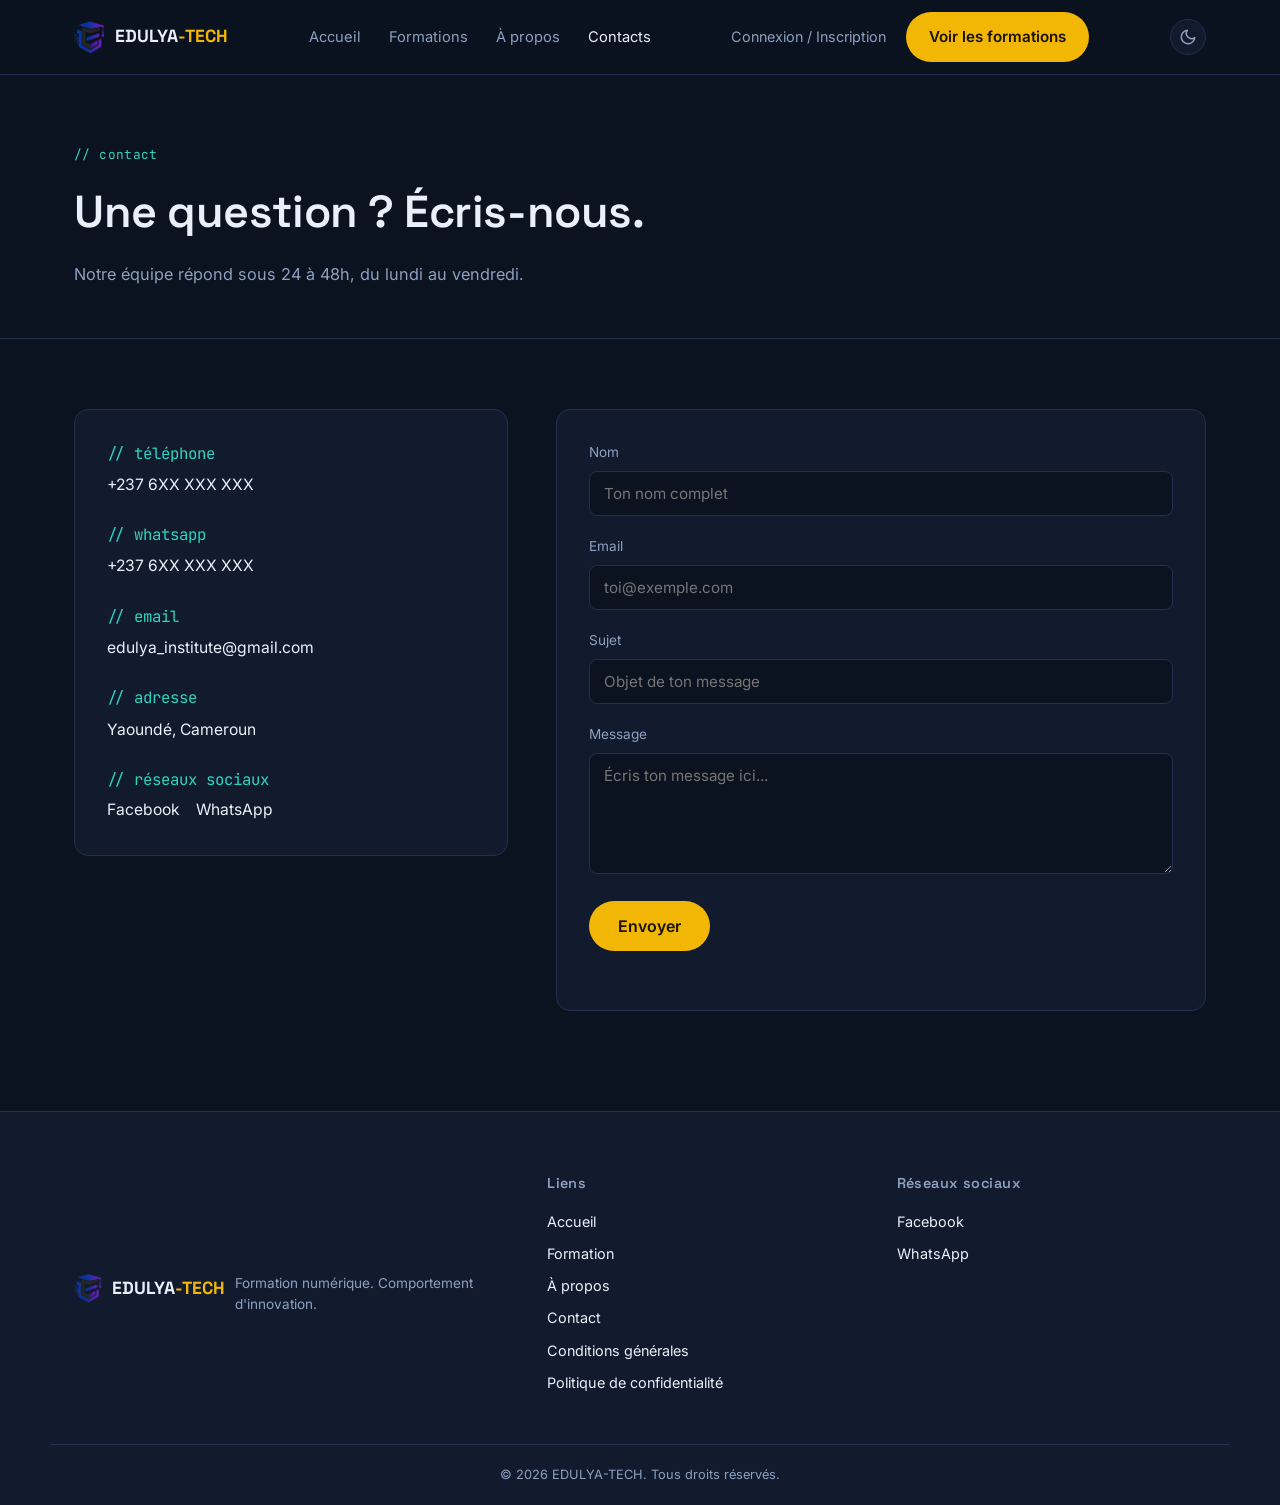
<file: contact.html>
<!DOCTYPE html>
<html lang="fr">
<head>
<meta charset="UTF-8">
<script>(function(){var t=localStorage.getItem('edulya_theme');if(t==='light'){document.documentElement.setAttribute('data-theme','light');}})();</script>
<meta name="viewport" content="width=device-width, initial-scale=1.0">
<title>EDULYA-TECH</title>
<link rel="preconnect" href="https://fonts.googleapis.com">
<link href="https://fonts.googleapis.com/css2?family=Space+Grotesk:wght@500;600;700&family=Inter:wght@400;500;600&family=JetBrains+Mono:wght@400;500&display=swap" rel="stylesheet">
<link rel="icon" type="image/x-icon" href="favicon.ico">
<link rel="icon" type="image/png" sizes="32x32" href="images/favicon-32x32.png">
<link rel="icon" type="image/png" sizes="16x16" href="images/favicon-16x16.png">
<link rel="apple-touch-icon" href="images/apple-touch-icon.png">
<link rel="stylesheet" href="css/style.css">
</head>
<body>

<!-- ===== HEADER ===== -->
<header class="site-header">
  <div class="container header-inner">
    <a href="index.html" class="logo">
      <img src="images/logo-icon.png" alt="Logo EDULYA-TECH" class="logo-mark">
      <span class="logo-text">EDULYA<span class="logo-dot">-TECH</span></span>
    </a>
    <nav class="main-nav" id="mainNav">
      <a href="index.html">Accueil</a>
      <a href="index.html#formations">Formations</a>
      <a href="a-propos.html">À propos</a>
      <a href="contact.html" class="active">Contacts</a>
    </nav>
    <div class="header-actions">
      <a href="connexion.html" class="link-muted" id="authLink">Connexion / Inscription</a>
      <a href="index.html#formations" class="btn btn-primary">Voir les formations</a>
    </div>
    <button class="theme-toggle" id="themeToggle" aria-label="Changer le thème">
      <svg class="icon-moon" viewBox="0 0 24 24" fill="none" stroke="currentColor" stroke-width="2" stroke-linecap="round" stroke-linejoin="round"><path d="M21 12.79A9 9 0 1 1 11.21 3 7 7 0 0 0 21 12.79z"></path></svg>
      <svg class="icon-sun" viewBox="0 0 24 24" fill="none" stroke="currentColor" stroke-width="2" stroke-linecap="round" stroke-linejoin="round"><circle cx="12" cy="12" r="5"></circle><line x1="12" y1="1" x2="12" y2="3"></line><line x1="12" y1="21" x2="12" y2="23"></line><line x1="4.22" y1="4.22" x2="5.64" y2="5.64"></line><line x1="18.36" y1="18.36" x2="19.78" y2="19.78"></line><line x1="1" y1="12" x2="3" y2="12"></line><line x1="21" y1="12" x2="23" y2="12"></line><line x1="4.22" y1="19.78" x2="5.64" y2="18.36"></line><line x1="18.36" y1="5.64" x2="19.78" y2="4.22"></line></svg>
    </button>
    <button class="nav-toggle" id="navToggle" aria-label="Ouvrir le menu">
      <span></span><span></span><span></span>
    </button>
  </div>
</header>

<!-- ===== INTRO ===== -->
<section class="page-intro">
  <div class="container">
    <p class="eyebrow">// contact</p>
    <h1>Une question ? Écris-nous.</h1>
    <p class="page-intro-sub">Notre équipe répond sous 24 à 48h, du lundi au vendredi.</p>
  </div>
</section>

<!-- ===== CONTACT CONTENT ===== -->
<section class="contact-section">
  <div class="container contact-grid">

    <!-- Infos de contact -->
    <div class="contact-info">
      <div class="info-item">
        <span class="info-label">// téléphone</span>
        <a href="tel:+237695022689">+237 6XX XXX XXX</a>
      </div>
      <div class="info-item">
        <span class="info-label">// whatsapp</span>
        <a href="https://wa.me/237622150710" target="_blank" rel="noopener">+237 6XX XXX XXX</a>
      </div>
      <div class="info-item">
        <span class="info-label">// email</span>
        <a href="mailto:edulya_institute@gmail.com">edulya_institute@gmail.com</a>
      </div>
      <div class="info-item">
        <span class="info-label">// adresse</span>
        <span>Yaoundé, Cameroun</span>
      </div>
      <div class="info-item">
        <span class="info-label">// réseaux sociaux</span>
        <div class="social-links">
          <a href="https://www.facebook.com/share/17fbBbAQwH" target="_blank" rel="noopener">Facebook</a>
          <a href="https://wa.me/237622150710" target="_blank" rel="noopener">WhatsApp</a>
        </div>
      </div>
    </div>

    <!-- Formulaire -->
    <form class="contact-form" id="contactForm">
      <div class="form-group">
        <label for="nom">Nom</label>
        <input type="text" id="nom" name="nom" placeholder="Ton nom complet" required>
      </div>
      <div class="form-group">
        <label for="email">Email</label>
        <input type="email" id="email" name="email" placeholder="toi@exemple.com" required>
      </div>
      <div class="form-group">
        <label for="sujet">Sujet</label>
        <input type="text" id="sujet" name="sujet" placeholder="Objet de ton message" required>
      </div>
      <div class="form-group">
        <label for="message">Message</label>
        <textarea id="message" name="message" rows="5" placeholder="Écris ton message ici..." required></textarea>
      </div>
      <button type="submit" class="btn btn-primary btn-lg">Envoyer</button>
      <p class="form-note" id="formNote"></p>
    </form>

  </div>
</section>

<!-- ===== FOOTER ===== -->
<footer class="site-footer">
  <div class="container footer-inner">
    <div class="footer-brand">
      <img src="images/logo-icon.png" alt="Logo EDULYA-TECH" class="logo-mark">
      <span class="logo-text">EDULYA<span class="logo-dot">-TECH</span></span>
      <p>Formation numérique. Comportement d'innovation.</p>
    </div>
    <div class="footer-col">
      <h4>Liens</h4>
      <a href="index.html">Accueil</a>
      <a href="index.html#formations">Formation</a>
      <a href="a-propos.html">À propos</a>
      <a href="contact.html">Contact</a>
      <a href="conditions-generales.html">Conditions générales</a>
      <a href="politique-confidentialite.html">Politique de confidentialité</a>
    </div>
    <div class="footer-col">
      <h4>Réseaux sociaux</h4>
      <a href="https://www.facebook.com/share/17fbBbAQwH" target="_blank" rel="noopener">Facebook</a>
      <a href="https://wa.me/237622150710" target="_blank" rel="noopener">WhatsApp</a>
    </div>
  </div>
  <div class="footer-bottom container">© 2026 EDULYA-TECH. Tous droits réservés.</div>
</footer>

<script src="js/config.js"></script>
<script src="js/script.js"></script>
</body>
</html>
</file>
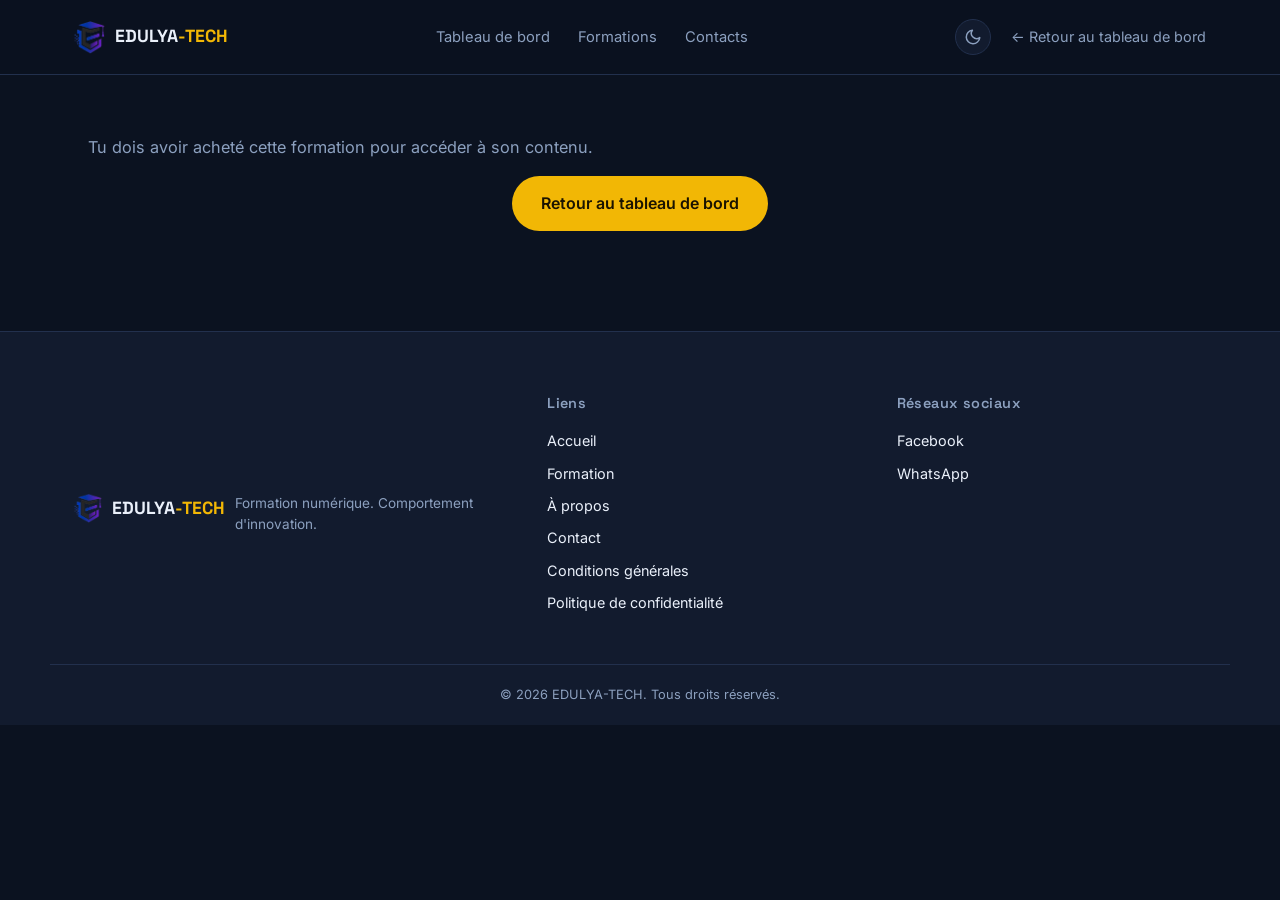
<file: formation-cours.html>
<!DOCTYPE html>
<html lang="fr">
<head>
<meta charset="UTF-8">
<script>(function(){var t=localStorage.getItem('edulya_theme');if(t==='light'){document.documentElement.setAttribute('data-theme','light');}})();</script>
<meta name="viewport" content="width=device-width, initial-scale=1.0">
<title>EDULYA-TECH</title>
<link rel="preconnect" href="https://fonts.googleapis.com">
<link href="https://fonts.googleapis.com/css2?family=Space+Grotesk:wght@500;600;700&family=Inter:wght@400;500;600&family=JetBrains+Mono:wght@400;500&display=swap" rel="stylesheet">
<link rel="icon" type="image/x-icon" href="favicon.ico">
<link rel="icon" type="image/png" sizes="32x32" href="images/favicon-32x32.png">
<link rel="icon" type="image/png" sizes="16x16" href="images/favicon-16x16.png">
<link rel="apple-touch-icon" href="images/apple-touch-icon.png">
<link rel="stylesheet" href="css/style.css">
</head>
<body>

<!-- ===== HEADER (espace connecté) ===== -->
<header class="site-header">
  <div class="container header-inner">
    <a href="index.html" class="logo">
      <img src="images/logo-icon.png" alt="Logo EDULYA-TECH" class="logo-mark">
      <span class="logo-text">EDULYA<span class="logo-dot">-TECH</span></span>
    </a>
    <nav class="main-nav" id="mainNav">
      <a href="tableau-de-bord.html">Tableau de bord</a>
      <a href="#acheter">Formations</a>
      <a href="contact.html">Contacts</a>
    </nav>
    <div class="header-actions">
      <button class="theme-toggle" id="themeToggle" aria-label="Changer le thème">
        <svg class="icon-moon" viewBox="0 0 24 24" fill="none" stroke="currentColor" stroke-width="2" stroke-linecap="round" stroke-linejoin="round"><path d="M21 12.79A9 9 0 1 1 11.21 3 7 7 0 0 0 21 12.79z"></path></svg>
        <svg class="icon-sun" viewBox="0 0 24 24" fill="none" stroke="currentColor" stroke-width="2" stroke-linecap="round" stroke-linejoin="round"><circle cx="12" cy="12" r="5"></circle><line x1="12" y1="1" x2="12" y2="3"></line><line x1="12" y1="21" x2="12" y2="23"></line><line x1="4.22" y1="4.22" x2="5.64" y2="5.64"></line><line x1="18.36" y1="18.36" x2="19.78" y2="19.78"></line><line x1="1" y1="12" x2="3" y2="12"></line><line x1="21" y1="12" x2="23" y2="12"></line><line x1="4.22" y1="19.78" x2="5.64" y2="18.36"></line><line x1="18.36" y1="5.64" x2="19.78" y2="4.22"></line></svg>
      </button>
      <a href="tableau-de-bord.html" class="link-muted">← Retour au tableau de bord</a>
    </div>
    <button class="nav-toggle" id="navToggle" aria-label="Ouvrir le menu">
      <span></span><span></span><span></span>
    </button>
  </div>
</header>

<!-- ===== INTRO ===== -->
<section class="page-intro">
  <div class="container">
    <p class="eyebrow" id="courseTag">// contenu du cours</p>
    <h1 id="courseTitle">Chargement...</h1>
    <p class="page-intro-sub" id="courseTagline"></p>
  </div>
</section>

<!-- ===== CONTENU DU COURS ===== -->
<section class="formations">
  <div class="container">
    <p class="eyebrow">// leçons</p>
    <h2 class="section-title" style="text-align:left;">Contenu de la formation</h2>
    <p class="page-intro-sub" id="courseDescription" style="max-width: 70ch;"></p>

    <div class="programme-grid" id="courseProgramme"></div>

    <div class="dash-card" style="margin-top:48px; text-align:center;">
      <div class="dash-card-head" style="text-align:center;">
        <span class="info-label">// pour aller plus loin</span>
        <h3>Télécharge le support complet</h3>
      </div>
      <p class="page-intro-sub" style="max-width: 60ch; margin: 0 auto 20px;">
        Le PDF contient le détail de chaque module, les exercices et les ressources complémentaires.
      </p>
      <a href="#" id="downloadBtn" class="btn btn-primary btn-lg" target="_blank" rel="noopener">Télécharger le PDF</a>
    </div>

    <!-- ===== AVIS SUR LA FORMATION (réservé aux acheteurs) ===== -->
    <div class="dash-card" style="margin-top:32px;">
      <div class="dash-card-head">
        <span class="info-label">// avis des apprenants</span>
        <h3>Donne ton avis sur cette formation</h3>
      </div>

      <div id="avisListe" class="avis-liste">
        <p class="page-intro-sub">Chargement des avis...</p>
      </div>

      <form id="avisForm" class="avis-form">
        <textarea id="avisMessage" placeholder="Partage ton avis sur cette formation..." maxlength="500" rows="3" required></textarea>
        <button type="submit" class="btn btn-primary">Envoyer</button>
      </form>
      <p id="avisNote" class="form-note"></p>
    </div>
  </div>
</section>

<!-- ===== ACCÈS REFUSÉ ===== -->
<section class="container" id="accessDenied" style="display:none; padding: 60px 0 100px; text-align:center;">
  <p class="page-intro-sub">Tu dois avoir acheté cette formation pour accéder à son contenu.</p>
  <a href="tableau-de-bord.html" class="btn btn-primary btn-lg" style="margin-top:16px;">Retour au tableau de bord</a>
</section>

<!-- ===== FOOTER ===== -->
<footer class="site-footer">
  <div class="container footer-inner">
    <div class="footer-brand">
      <img src="images/logo-icon.png" alt="Logo EDULYA-TECH" class="logo-mark">
      <span class="logo-text">EDULYA<span class="logo-dot">-TECH</span></span>
      <p>Formation numérique. Comportement d'innovation.</p>
    </div>
    <div class="footer-col">
      <h4>Liens</h4>
      <a href="index.html">Accueil</a>
      <a href="index.html#formations">Formation</a>
      <a href="a-propos.html">À propos</a>
      <a href="contact.html">Contact</a>
      <a href="conditions-generales.html">Conditions générales</a>
      <a href="politique-confidentialite.html">Politique de confidentialité</a>
    </div>
    <div class="footer-col">
      <h4>Réseaux sociaux</h4>
      <a href="https://www.facebook.com/share/17fbBbAQwH" target="_blank" rel="noopener">Facebook</a>
      <a href="https://wa.me/237622150710" target="_blank" rel="noopener">WhatsApp</a>
    </div>
  </div>
  <div class="footer-bottom container">© 2026 EDULYA-TECH. Tous droits réservés.</div>
</footer>

<script src="js/config.js"></script>
<script src="js/script.js"></script>
</body>
</html>
</file>
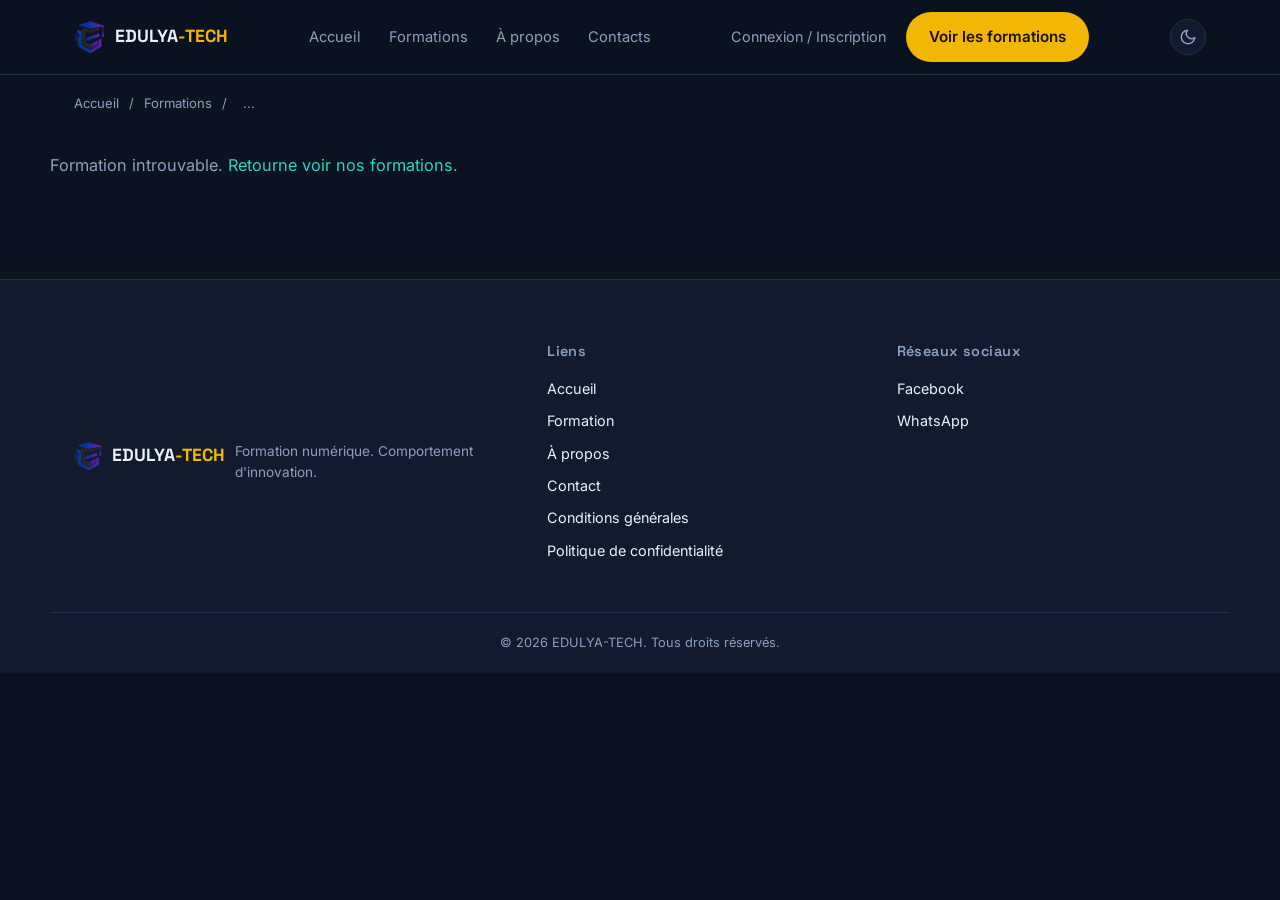
<file: formation-detail.html>
<!DOCTYPE html>
<html lang="fr">
<head>
<meta charset="UTF-8">
<script>(function(){var t=localStorage.getItem('edulya_theme');if(t==='light'){document.documentElement.setAttribute('data-theme','light');}})();</script>
<meta name="viewport" content="width=device-width, initial-scale=1.0">
<title>EDULYA-TECH</title>
<link rel="preconnect" href="https://fonts.googleapis.com">
<link href="https://fonts.googleapis.com/css2?family=Space+Grotesk:wght@500;600;700&family=Inter:wght@400;500;600&family=JetBrains+Mono:wght@400;500&display=swap" rel="stylesheet">
<link rel="icon" type="image/x-icon" href="favicon.ico">
<link rel="icon" type="image/png" sizes="32x32" href="images/favicon-32x32.png">
<link rel="icon" type="image/png" sizes="16x16" href="images/favicon-16x16.png">
<link rel="apple-touch-icon" href="images/apple-touch-icon.png">
<link rel="stylesheet" href="css/style.css">
</head>
<body>

<!-- ===== HEADER ===== -->
<header class="site-header">
  <div class="container header-inner">
    <a href="index.html" class="logo">
      <img src="images/logo-icon.png" alt="Logo EDULYA-TECH" class="logo-mark">
      <span class="logo-text">EDULYA<span class="logo-dot">-TECH</span></span>
    </a>
    <nav class="main-nav" id="mainNav">
      <a href="index.html">Accueil</a>
      <a href="index.html#formations">Formations</a>
      <a href="a-propos.html">À propos</a>
      <a href="contact.html">Contacts</a>
    </nav>
    <div class="header-actions">
      <a href="connexion.html" class="link-muted" id="authLink">Connexion / Inscription</a>
      <a href="index.html#formations" class="btn btn-primary">Voir les formations</a>
    </div>
    <button class="theme-toggle" id="themeToggle" aria-label="Changer le thème">
      <svg class="icon-moon" viewBox="0 0 24 24" fill="none" stroke="currentColor" stroke-width="2" stroke-linecap="round" stroke-linejoin="round"><path d="M21 12.79A9 9 0 1 1 11.21 3 7 7 0 0 0 21 12.79z"></path></svg>
      <svg class="icon-sun" viewBox="0 0 24 24" fill="none" stroke="currentColor" stroke-width="2" stroke-linecap="round" stroke-linejoin="round"><circle cx="12" cy="12" r="5"></circle><line x1="12" y1="1" x2="12" y2="3"></line><line x1="12" y1="21" x2="12" y2="23"></line><line x1="4.22" y1="4.22" x2="5.64" y2="5.64"></line><line x1="18.36" y1="18.36" x2="19.78" y2="19.78"></line><line x1="1" y1="12" x2="3" y2="12"></line><line x1="21" y1="12" x2="23" y2="12"></line><line x1="4.22" y1="19.78" x2="5.64" y2="18.36"></line><line x1="18.36" y1="5.64" x2="19.78" y2="4.22"></line></svg>
    </button>
    <button class="nav-toggle" id="navToggle" aria-label="Ouvrir le menu">
      <span></span><span></span><span></span>
    </button>
  </div>
</header>

<!-- ===== FIL D'ARIANE ===== -->
<div class="container breadcrumb">
  <a href="index.html">Accueil</a> <span>/</span> <a href="index.html#formations">Formations</a> <span>/</span> <span id="breadcrumbCurrent">...</span>
</div>

<!-- ===== INTRO FORMATION ===== -->
<section class="page-intro formation-intro">
  <div class="container formation-intro-grid">
    <div>
      <p class="eyebrow" id="formationTag">// formation</p>
      <h1 id="formationTitle">Chargement...</h1>
      <p class="page-intro-sub" id="formationTagline"></p>

      <div class="card-meta formation-meta">
        <span id="formationNiveau"></span>
        <span id="formationDuree"></span>
      </div>

      <div class="hero-cta" style="margin-top: 28px;">
        <span class="price" id="formationPrix" style="font-size:1.3rem;"></span>
        <a href="inscription.html" class="btn btn-primary btn-lg" id="formationCta">S'inscrire à cette formation</a>
      </div>

      <p class="form-note" id="formationAccessNote" style="margin-top:14px;"></p>
    </div>

    <div class="card-media formation-media">
      <img class="card-img" id="formationImg" alt="" loading="lazy" onerror="this.remove()">
    </div>
  </div>
</section>

<!-- ===== PROGRAMME ===== -->
<section class="formations">
  <div class="container">
    <p class="eyebrow">// description</p>
    <h2 class="section-title" style="text-align:left;">Ce que tu vas apprendre</h2>
    <p class="page-intro-sub" id="formationDescription" style="max-width: 70ch;"></p>

    <div class="programme-grid" id="formationProgramme"></div>
  </div>
</section>

<!-- ===== FORMATION INTROUVABLE ===== -->
<section class="container" id="notFound" style="display:none; padding: 40px 0 100px;">
  <p class="page-intro-sub">Formation introuvable. <a href="index.html#formations" style="color: var(--teal);">Retourne voir nos formations</a>.</p>
</section>

<!-- ===== FOOTER ===== -->
<footer class="site-footer">
  <div class="container footer-inner">
    <div class="footer-brand">
      <img src="images/logo-icon.png" alt="Logo EDULYA-TECH" class="logo-mark">
      <span class="logo-text">EDULYA<span class="logo-dot">-TECH</span></span>
      <p>Formation numérique. Comportement d'innovation.</p>
    </div>
    <div class="footer-col">
      <h4>Liens</h4>
      <a href="index.html">Accueil</a>
      <a href="index.html#formations">Formation</a>
      <a href="a-propos.html">À propos</a>
      <a href="contact.html">Contact</a>
      <a href="conditions-generales.html">Conditions générales</a>
      <a href="politique-confidentialite.html">Politique de confidentialité</a>
    </div>
    <div class="footer-col">
      <h4>Réseaux sociaux</h4>
      <a href="https://www.facebook.com/share/17fbBbAQwH" target="_blank" rel="noopener">Facebook</a>
      <a href="https://wa.me/237622150710" target="_blank" rel="noopener">WhatsApp</a>
    </div>
  </div>
  <div class="footer-bottom container">© 2026 EDULYA-TECH. Tous droits réservés.</div>
</footer>

<script src="js/config.js"></script>
<script src="js/script.js"></script>
</body>
</html>
</file>
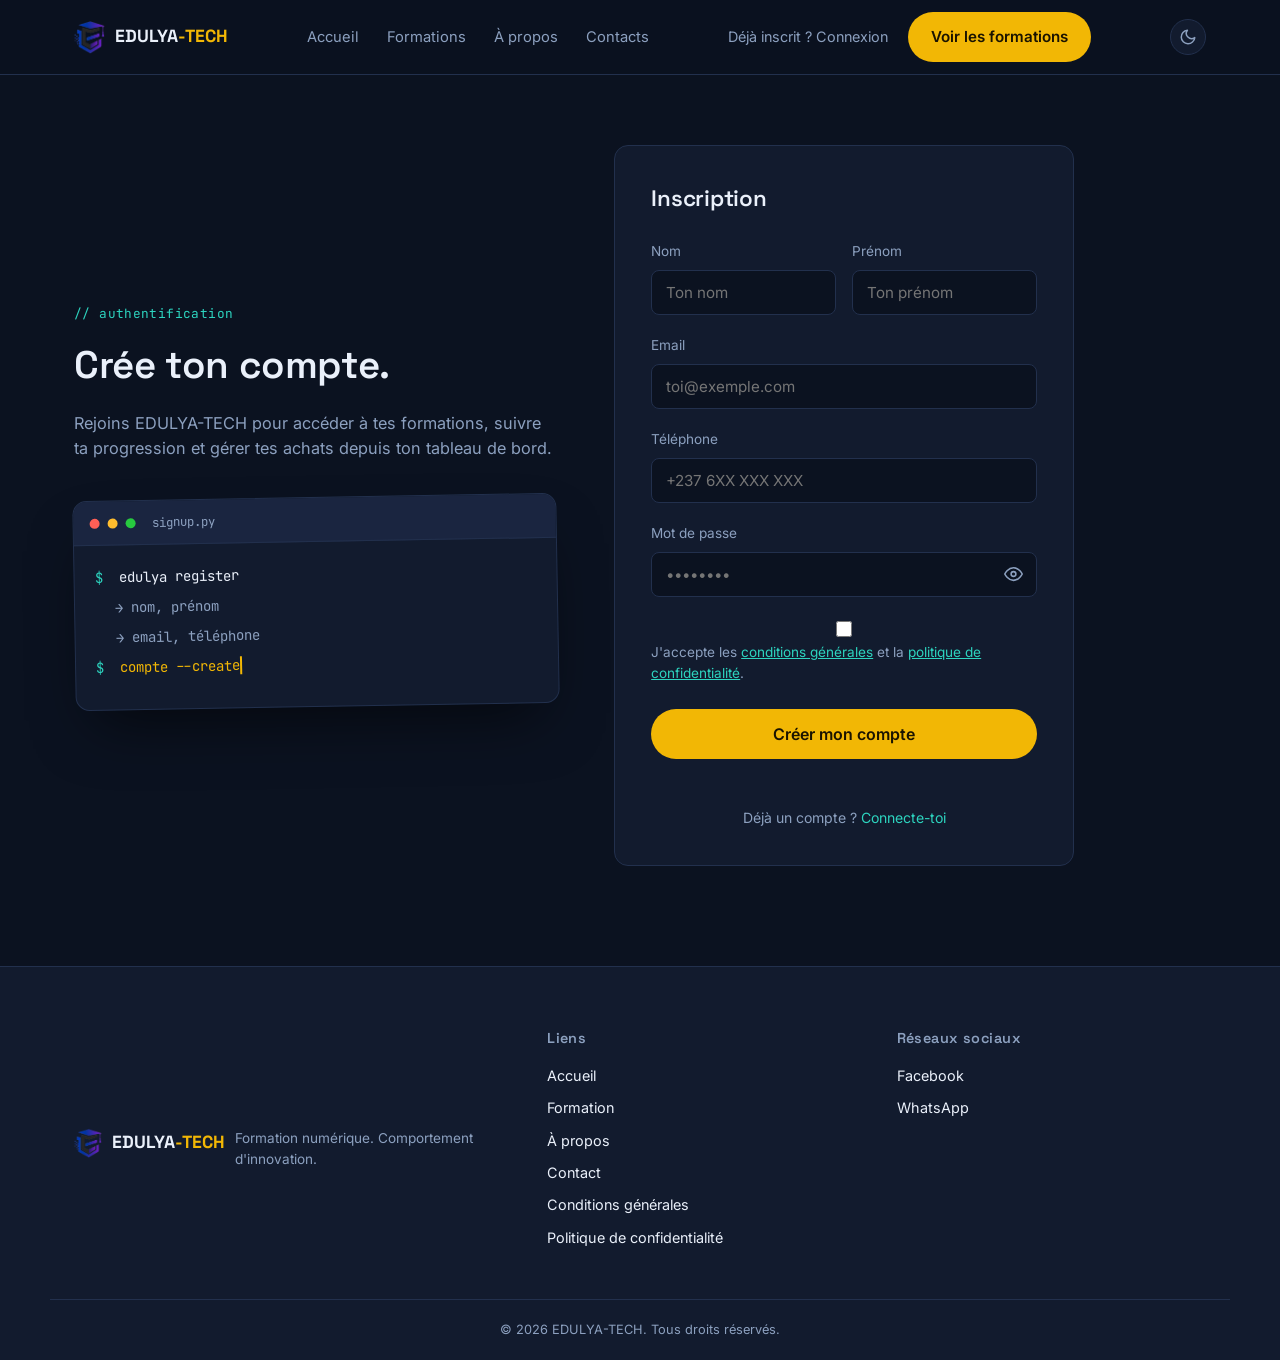
<file: inscription.html>
<!DOCTYPE html>
<html lang="fr">
<head>
<meta charset="UTF-8">
<script>(function(){var t=localStorage.getItem('edulya_theme');if(t==='light'){document.documentElement.setAttribute('data-theme','light');}})();</script>
<meta name="viewport" content="width=device-width, initial-scale=1.0">
<title>EDULYA-TECH</title>
<link rel="preconnect" href="https://fonts.googleapis.com">
<link href="https://fonts.googleapis.com/css2?family=Space+Grotesk:wght@500;600;700&family=Inter:wght@400;500;600&family=JetBrains+Mono:wght@400;500&display=swap" rel="stylesheet">
<link rel="icon" type="image/x-icon" href="favicon.ico">
<link rel="icon" type="image/png" sizes="32x32" href="images/favicon-32x32.png">
<link rel="icon" type="image/png" sizes="16x16" href="images/favicon-16x16.png">
<link rel="apple-touch-icon" href="images/apple-touch-icon.png">
<link rel="stylesheet" href="css/style.css">
</head>
<body>

<!-- ===== HEADER ===== -->
<header class="site-header">
  <div class="container header-inner">
    <a href="index.html" class="logo">
      <img src="images/logo-icon.png" alt="Logo EDULYA-TECH" class="logo-mark">
      <span class="logo-text">EDULYA<span class="logo-dot">-TECH</span></span>
    </a>
    <nav class="main-nav" id="mainNav">
      <a href="index.html">Accueil</a>
      <a href="index.html#formations">Formations</a>
      <a href="a-propos.html">À propos</a>
      <a href="contact.html">Contacts</a>
    </nav>
    <div class="header-actions">
      <a href="connexion.html" class="link-muted">Déjà inscrit ? Connexion</a>
      <a href="index.html#formations" class="btn btn-primary">Voir les formations</a>
    </div>
    <button class="theme-toggle" id="themeToggle" aria-label="Changer le thème">
      <svg class="icon-moon" viewBox="0 0 24 24" fill="none" stroke="currentColor" stroke-width="2" stroke-linecap="round" stroke-linejoin="round"><path d="M21 12.79A9 9 0 1 1 11.21 3 7 7 0 0 0 21 12.79z"></path></svg>
      <svg class="icon-sun" viewBox="0 0 24 24" fill="none" stroke="currentColor" stroke-width="2" stroke-linecap="round" stroke-linejoin="round"><circle cx="12" cy="12" r="5"></circle><line x1="12" y1="1" x2="12" y2="3"></line><line x1="12" y1="21" x2="12" y2="23"></line><line x1="4.22" y1="4.22" x2="5.64" y2="5.64"></line><line x1="18.36" y1="18.36" x2="19.78" y2="19.78"></line><line x1="1" y1="12" x2="3" y2="12"></line><line x1="21" y1="12" x2="23" y2="12"></line><line x1="4.22" y1="19.78" x2="5.64" y2="18.36"></line><line x1="18.36" y1="5.64" x2="19.78" y2="4.22"></line></svg>
    </button>
    <button class="nav-toggle" id="navToggle" aria-label="Ouvrir le menu">
      <span></span><span></span><span></span>
    </button>
  </div>
</header>

<!-- ===== AUTH SECTION ===== -->
<section class="auth-section">
  <div class="container auth-grid">

    <div class="auth-side">
      <p class="eyebrow">// authentification</p>
      <h1>Crée ton compte.</h1>
      <p class="page-intro-sub">Rejoins EDULYA-TECH pour accéder à tes formations, suivre ta progression et gérer tes achats depuis ton tableau de bord.</p>
      <div class="terminal terminal--small" aria-hidden="true">
        <div class="terminal-bar">
          <span class="dot dot-red"></span><span class="dot dot-yellow"></span><span class="dot dot-green"></span>
          <span class="terminal-title">signup.py</span>
        </div>
        <div class="terminal-body">
          <p><span class="prompt">$</span> edulya register</p>
          <p class="out">→ nom, prénom</p>
          <p class="out">→ email, téléphone</p>
          <p><span class="prompt">$</span> <span class="cursor">compte --create</span></p>
        </div>
      </div>
    </div>

    <form class="auth-form" id="signupForm">
      <h2>Inscription</h2>

      <div class="form-row">
        <div class="form-group">
          <label for="nom">Nom</label>
          <input type="text" id="nom" name="nom" placeholder="Ton nom" required>
        </div>
        <div class="form-group">
          <label for="prenom">Prénom</label>
          <input type="text" id="prenom" name="prenom" placeholder="Ton prénom" required>
        </div>
      </div>

      <div class="form-group">
        <label for="signupEmail">Email</label>
        <input type="email" id="signupEmail" name="email" placeholder="toi@exemple.com" required>
      </div>

      <div class="form-group">
        <label for="telephone">Téléphone</label>
        <input type="tel" id="telephone" name="telephone" placeholder="+237 6XX XXX XXX" required>
      </div>

      <div class="form-group">
        <label for="signupPassword">Mot de passe</label>
        <div class="password-field">
          <input type="password" id="signupPassword" name="password" placeholder="••••••••" minlength="8" required>
          <button type="button" class="toggle-password" data-target="signupPassword" aria-label="Afficher le mot de passe">
            <svg class="icon-eye-open" viewBox="0 0 24 24" fill="none" stroke="currentColor" stroke-width="2" stroke-linecap="round" stroke-linejoin="round"><path d="M1 12s4-8 11-8 11 8 11 8-4 8-11 8-11-8-11-8z"></path><circle cx="12" cy="12" r="3"></circle></svg>
            <svg class="icon-eye-closed" viewBox="0 0 24 24" fill="none" stroke="currentColor" stroke-width="2" stroke-linecap="round" stroke-linejoin="round"><path d="M17.94 17.94A10.94 10.94 0 0 1 12 20c-7 0-11-8-11-8a18.5 18.5 0 0 1 5.06-5.94M9.9 4.24A9.12 9.12 0 0 1 12 4c7 0 11 8 11 8a18.5 18.5 0 0 1-2.16 3.19m-6.72-1.07a3 3 0 1 1-4.24-4.24"></path><line x1="1" y1="1" x2="23" y2="23"></line></svg>
          </button>
        </div>
      </div>

      <div class="form-group consent-group">
        <label class="consent-label" for="acceptTerms">
          <input type="checkbox" id="acceptTerms" name="acceptTerms" required>
          <span>J'accepte les <a href="conditions-generales.html" target="_blank" rel="noopener">conditions générales</a> et la <a href="politique-confidentialite.html" target="_blank" rel="noopener">politique de confidentialité</a>.</span>
        </label>
      </div>

      <button type="submit" class="btn btn-primary btn-lg auth-submit">Créer mon compte</button>
      <p class="form-note" id="signupNote"></p>

      <p class="auth-switch">Déjà un compte ? <a href="connexion.html">Connecte-toi</a></p>
    </form>

  </div>
</section>

<!-- ===== FOOTER ===== -->
<footer class="site-footer">
  <div class="container footer-inner">
    <div class="footer-brand">
      <img src="images/logo-icon.png" alt="Logo EDULYA-TECH" class="logo-mark">
      <span class="logo-text">EDULYA<span class="logo-dot">-TECH</span></span>
      <p>Formation numérique. Comportement d'innovation.</p>
    </div>
    <div class="footer-col">
      <h4>Liens</h4>
      <a href="index.html">Accueil</a>
      <a href="index.html#formations">Formation</a>
      <a href="a-propos.html">À propos</a>
      <a href="contact.html">Contact</a>
      <a href="conditions-generales.html">Conditions générales</a>
      <a href="politique-confidentialite.html">Politique de confidentialité</a>
    </div>
    <div class="footer-col">
      <h4>Réseaux sociaux</h4>
      <a href="https://www.facebook.com/share/17fbBbAQwH" target="_blank" rel="noopener">Facebook</a>
      <a href="https://wa.me/237622150710" target="_blank" rel="noopener">WhatsApp</a>
    </div>
  </div>
  <div class="footer-bottom container">© 2026 EDULYA-TECH. Tous droits réservés.</div>
</footer>

<script src="js/config.js"></script>
<script src="js/script.js"></script>
</body>
</html>
</file>
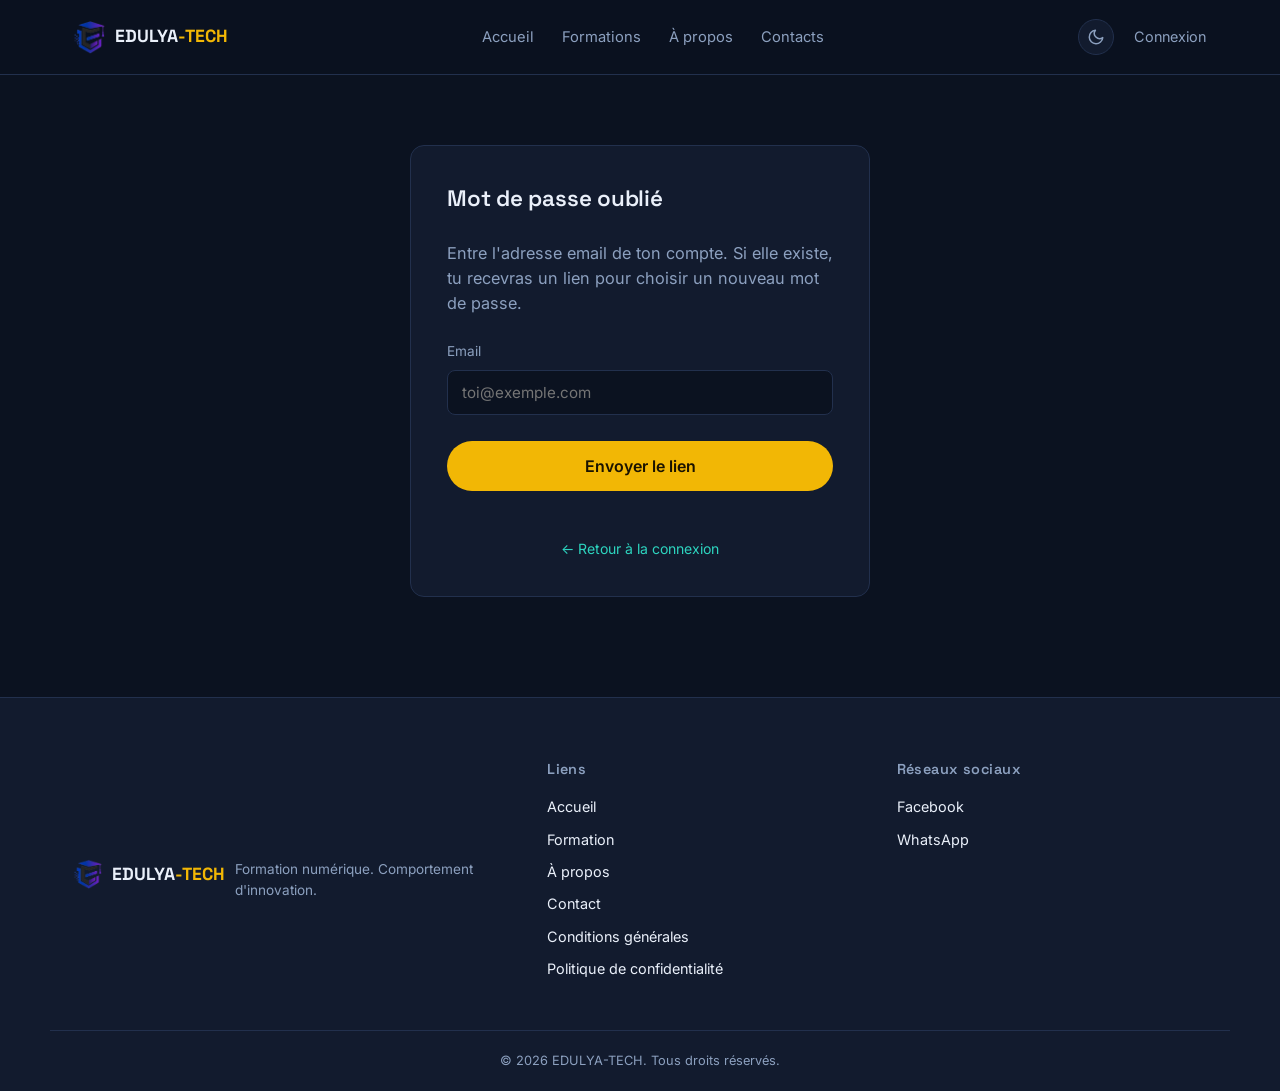
<file: mot-de-passe-oublie.html>
<!DOCTYPE html>
<html lang="fr">
<head>
<meta charset="UTF-8">
<script>(function(){var t=localStorage.getItem('edulya_theme');if(t==='light'){document.documentElement.setAttribute('data-theme','light');}})();</script>
<meta name="viewport" content="width=device-width, initial-scale=1.0">
<title>EDULYA-TECH</title>
<link rel="preconnect" href="https://fonts.googleapis.com">
<link href="https://fonts.googleapis.com/css2?family=Space+Grotesk:wght@500;600;700&family=Inter:wght@400;500;600&family=JetBrains+Mono:wght@400;500&display=swap" rel="stylesheet">
<link rel="icon" type="image/x-icon" href="favicon.ico">
<link rel="icon" type="image/png" sizes="32x32" href="images/favicon-32x32.png">
<link rel="icon" type="image/png" sizes="16x16" href="images/favicon-16x16.png">
<link rel="apple-touch-icon" href="images/apple-touch-icon.png">
<link rel="stylesheet" href="css/style.css">
</head>
<body>

<!-- ===== HEADER ===== -->
<header class="site-header">
  <div class="container header-inner">
    <a href="index.html" class="logo">
      <img src="images/logo-icon.png" alt="Logo EDULYA-TECH" class="logo-mark">
      <span class="logo-text">EDULYA<span class="logo-dot">-TECH</span></span>
    </a>
    <nav class="main-nav" id="mainNav">
      <a href="index.html">Accueil</a>
      <a href="index.html#formations">Formations</a>
      <a href="a-propos.html">À propos</a>
      <a href="contact.html">Contacts</a>
    </nav>
    <div class="header-actions">
      <button class="theme-toggle" id="themeToggle" aria-label="Changer le thème">
        <svg class="icon-moon" viewBox="0 0 24 24" fill="none" stroke="currentColor" stroke-width="2" stroke-linecap="round" stroke-linejoin="round"><path d="M21 12.79A9 9 0 1 1 11.21 3 7 7 0 0 0 21 12.79z"></path></svg>
        <svg class="icon-sun" viewBox="0 0 24 24" fill="none" stroke="currentColor" stroke-width="2" stroke-linecap="round" stroke-linejoin="round"><circle cx="12" cy="12" r="5"></circle><line x1="12" y1="1" x2="12" y2="3"></line><line x1="12" y1="21" x2="12" y2="23"></line><line x1="4.22" y1="4.22" x2="5.64" y2="5.64"></line><line x1="18.36" y1="18.36" x2="19.78" y2="19.78"></line><line x1="1" y1="12" x2="3" y2="12"></line><line x1="21" y1="12" x2="23" y2="12"></line><line x1="4.22" y1="19.78" x2="5.64" y2="18.36"></line><line x1="18.36" y1="5.64" x2="19.78" y2="4.22"></line></svg>
      </button>
      <a href="connexion.html" class="link-muted" id="authLink">Connexion</a>
    </div>
    <button class="nav-toggle" id="navToggle" aria-label="Ouvrir le menu">
      <span></span><span></span><span></span>
    </button>
  </div>
</header>

<!-- ===== FORM ===== -->
<section class="auth-section">
  <div class="container" style="display:flex; justify-content:center;">
    <form class="auth-form" id="forgotForm">
      <h2>Mot de passe oublié</h2>
      <p class="page-intro-sub" style="margin-bottom:24px;">Entre l'adresse email de ton compte. Si elle existe, tu recevras un lien pour choisir un nouveau mot de passe.</p>

      <div class="form-group">
        <label for="forgotEmail">Email</label>
        <input type="email" id="forgotEmail" name="email" placeholder="toi@exemple.com" required>
      </div>

      <button type="submit" class="btn btn-primary btn-lg auth-submit">Envoyer le lien</button>
      <p class="form-note" id="forgotNote"></p>

      <p class="auth-switch"><a href="connexion.html">← Retour à la connexion</a></p>
    </form>
  </div>
</section>

<!-- ===== FOOTER ===== -->
<footer class="site-footer">
  <div class="container footer-inner">
    <div class="footer-brand">
      <img src="images/logo-icon.png" alt="Logo EDULYA-TECH" class="logo-mark">
      <span class="logo-text">EDULYA<span class="logo-dot">-TECH</span></span>
      <p>Formation numérique. Comportement d'innovation.</p>
    </div>
    <div class="footer-col">
      <h4>Liens</h4>
      <a href="index.html">Accueil</a>
      <a href="index.html#formations">Formation</a>
      <a href="a-propos.html">À propos</a>
      <a href="contact.html">Contact</a>
      <a href="conditions-generales.html">Conditions générales</a>
      <a href="politique-confidentialite.html">Politique de confidentialité</a>
    </div>
    <div class="footer-col">
      <h4>Réseaux sociaux</h4>
      <a href="https://www.facebook.com/share/17fbBbAQwH" target="_blank" rel="noopener">Facebook</a>
      <a href="https://wa.me/237622150710" target="_blank" rel="noopener">WhatsApp</a>
    </div>
  </div>
  <div class="footer-bottom container">© 2026 EDULYA-TECH. Tous droits réservés.</div>
</footer>

<script src="js/config.js"></script>
<script src="js/script.js"></script>
</body>
</html>
</file>
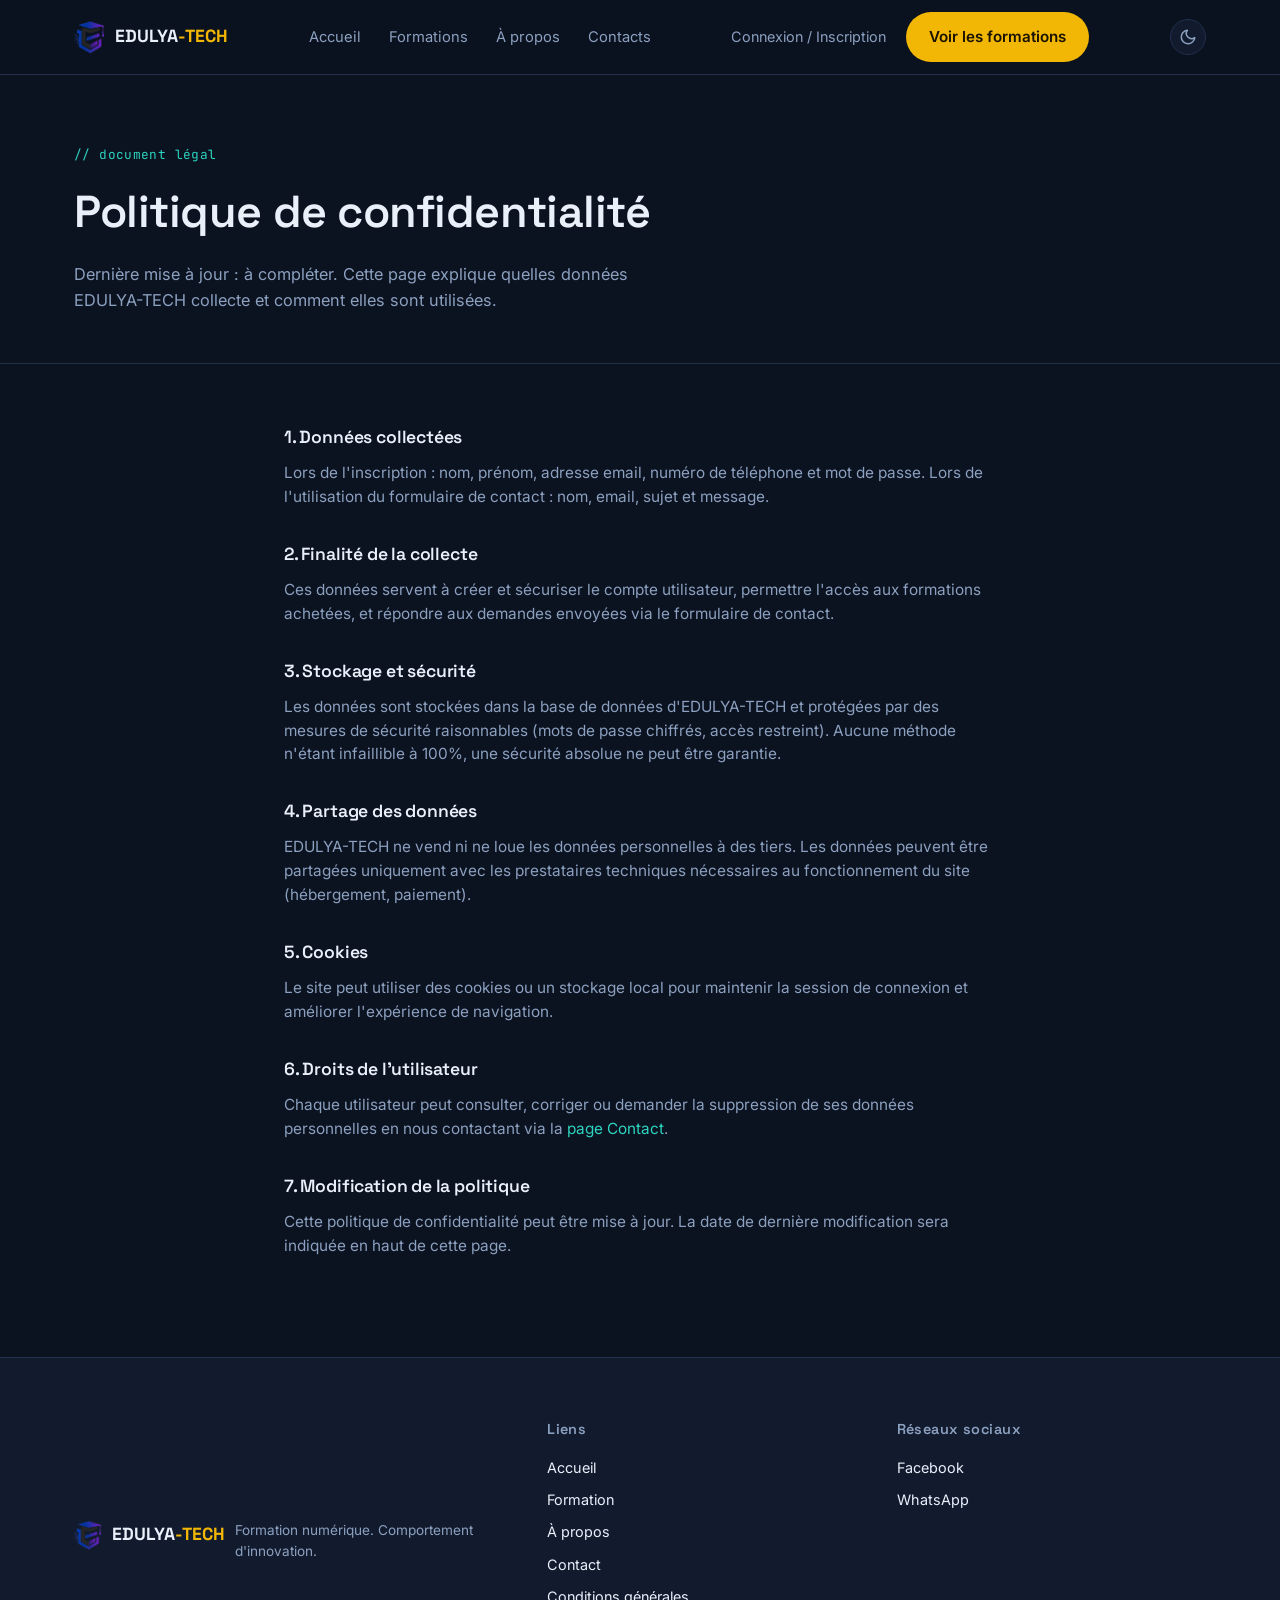
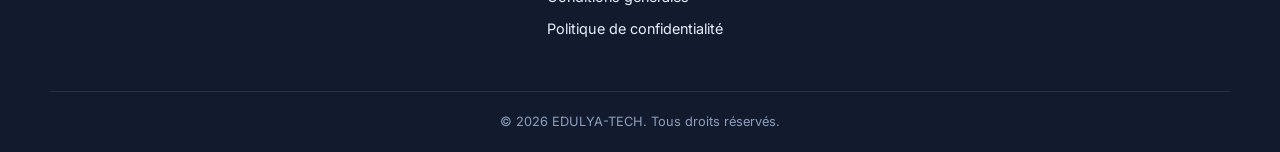
<file: politique-confidentialite.html>
<!DOCTYPE html>
<html lang="fr">
<head>
<meta charset="UTF-8">
<script>(function(){var t=localStorage.getItem('edulya_theme');if(t==='light'){document.documentElement.setAttribute('data-theme','light');}})();</script>
<meta name="viewport" content="width=device-width, initial-scale=1.0">
<title>EDULYA-TECH</title>
<link rel="preconnect" href="https://fonts.googleapis.com">
<link href="https://fonts.googleapis.com/css2?family=Space+Grotesk:wght@500;600;700&family=Inter:wght@400;500;600&family=JetBrains+Mono:wght@400;500&display=swap" rel="stylesheet">
<link rel="icon" type="image/x-icon" href="favicon.ico">
<link rel="icon" type="image/png" sizes="32x32" href="images/favicon-32x32.png">
<link rel="icon" type="image/png" sizes="16x16" href="images/favicon-16x16.png">
<link rel="apple-touch-icon" href="images/apple-touch-icon.png">
<link rel="stylesheet" href="css/style.css">
</head>
<body>

<!-- ===== HEADER ===== -->
<header class="site-header">
  <div class="container header-inner">
    <a href="index.html" class="logo">
      <img src="images/logo-icon.png" alt="Logo EDULYA-TECH" class="logo-mark">
      <span class="logo-text">EDULYA<span class="logo-dot">-TECH</span></span>
    </a>
    <nav class="main-nav" id="mainNav">
      <a href="index.html">Accueil</a>
      <a href="index.html#formations">Formations</a>
      <a href="a-propos.html">À propos</a>
      <a href="contact.html">Contacts</a>
    </nav>
    <div class="header-actions">
      <a href="connexion.html" class="link-muted" id="authLink">Connexion / Inscription</a>
      <a href="index.html#formations" class="btn btn-primary">Voir les formations</a>
    </div>
    <button class="theme-toggle" id="themeToggle" aria-label="Changer le thème">
      <svg class="icon-moon" viewBox="0 0 24 24" fill="none" stroke="currentColor" stroke-width="2" stroke-linecap="round" stroke-linejoin="round"><path d="M21 12.79A9 9 0 1 1 11.21 3 7 7 0 0 0 21 12.79z"></path></svg>
      <svg class="icon-sun" viewBox="0 0 24 24" fill="none" stroke="currentColor" stroke-width="2" stroke-linecap="round" stroke-linejoin="round"><circle cx="12" cy="12" r="5"></circle><line x1="12" y1="1" x2="12" y2="3"></line><line x1="12" y1="21" x2="12" y2="23"></line><line x1="4.22" y1="4.22" x2="5.64" y2="5.64"></line><line x1="18.36" y1="18.36" x2="19.78" y2="19.78"></line><line x1="1" y1="12" x2="3" y2="12"></line><line x1="21" y1="12" x2="23" y2="12"></line><line x1="4.22" y1="19.78" x2="5.64" y2="18.36"></line><line x1="18.36" y1="5.64" x2="19.78" y2="4.22"></line></svg>
    </button>
    <button class="nav-toggle" id="navToggle" aria-label="Ouvrir le menu">
      <span></span><span></span><span></span>
    </button>
  </div>
</header>

<!-- ===== INTRO ===== -->
<section class="page-intro">
  <div class="container">
    <p class="eyebrow">// document légal</p>
    <h1>Politique de confidentialité</h1>
    <p class="page-intro-sub">Dernière mise à jour : à compléter. Cette page explique quelles données EDULYA-TECH collecte et comment elles sont utilisées.</p>
  </div>
</section>

<!-- ===== LEGAL CONTENT ===== -->
<section class="legal-section">
  <div class="container legal-content">

    <article>
      <h2>1. Données collectées</h2>
      <p>Lors de l'inscription : nom, prénom, adresse email, numéro de téléphone et mot de passe. Lors de l'utilisation du formulaire de contact : nom, email, sujet et message.</p>
    </article>

    <article>
      <h2>2. Finalité de la collecte</h2>
      <p>Ces données servent à créer et sécuriser le compte utilisateur, permettre l'accès aux formations achetées, et répondre aux demandes envoyées via le formulaire de contact.</p>
    </article>

    <article>
      <h2>3. Stockage et sécurité</h2>
      <p>Les données sont stockées dans la base de données d'EDULYA-TECH et protégées par des mesures de sécurité raisonnables (mots de passe chiffrés, accès restreint). Aucune méthode n'étant infaillible à 100%, une sécurité absolue ne peut être garantie.</p>
    </article>

    <article>
      <h2>4. Partage des données</h2>
      <p>EDULYA-TECH ne vend ni ne loue les données personnelles à des tiers. Les données peuvent être partagées uniquement avec les prestataires techniques nécessaires au fonctionnement du site (hébergement, paiement).</p>
    </article>

    <article>
      <h2>5. Cookies</h2>
      <p>Le site peut utiliser des cookies ou un stockage local pour maintenir la session de connexion et améliorer l'expérience de navigation.</p>
    </article>

    <article>
      <h2>6. Droits de l'utilisateur</h2>
      <p>Chaque utilisateur peut consulter, corriger ou demander la suppression de ses données personnelles en nous contactant via la <a href="contact.html" style="color: var(--teal);">page Contact</a>.</p>
    </article>

    <article>
      <h2>7. Modification de la politique</h2>
      <p>Cette politique de confidentialité peut être mise à jour. La date de dernière modification sera indiquée en haut de cette page.</p>
    </article>

  </div>
</section>

<!-- ===== FOOTER ===== -->
<footer class="site-footer">
  <div class="container footer-inner">
    <div class="footer-brand">
      <img src="images/logo-icon.png" alt="Logo EDULYA-TECH" class="logo-mark">
      <span class="logo-text">EDULYA<span class="logo-dot">-TECH</span></span>
      <p>Formation numérique. Comportement d'innovation.</p>
    </div>
    <div class="footer-col">
      <h4>Liens</h4>
      <a href="index.html">Accueil</a>
      <a href="index.html#formations">Formation</a>
      <a href="a-propos.html">À propos</a>
      <a href="contact.html">Contact</a>
      <a href="conditions-generales.html">Conditions générales</a>
      <a href="politique-confidentialite.html">Politique de confidentialité</a>
    </div>
    <div class="footer-col">
      <h4>Réseaux sociaux</h4>
      <a href="https://www.facebook.com/share/17fbBbAQwH" target="_blank" rel="noopener">Facebook</a>
      <a href="https://wa.me/237622150710" target="_blank" rel="noopener">WhatsApp</a>
    </div>
  </div>
  <div class="footer-bottom container">© 2026 EDULYA-TECH. Tous droits réservés.</div>
</footer>

<script src="js/config.js"></script>
<script src="js/script.js"></script>
</body>
</html>
</file>
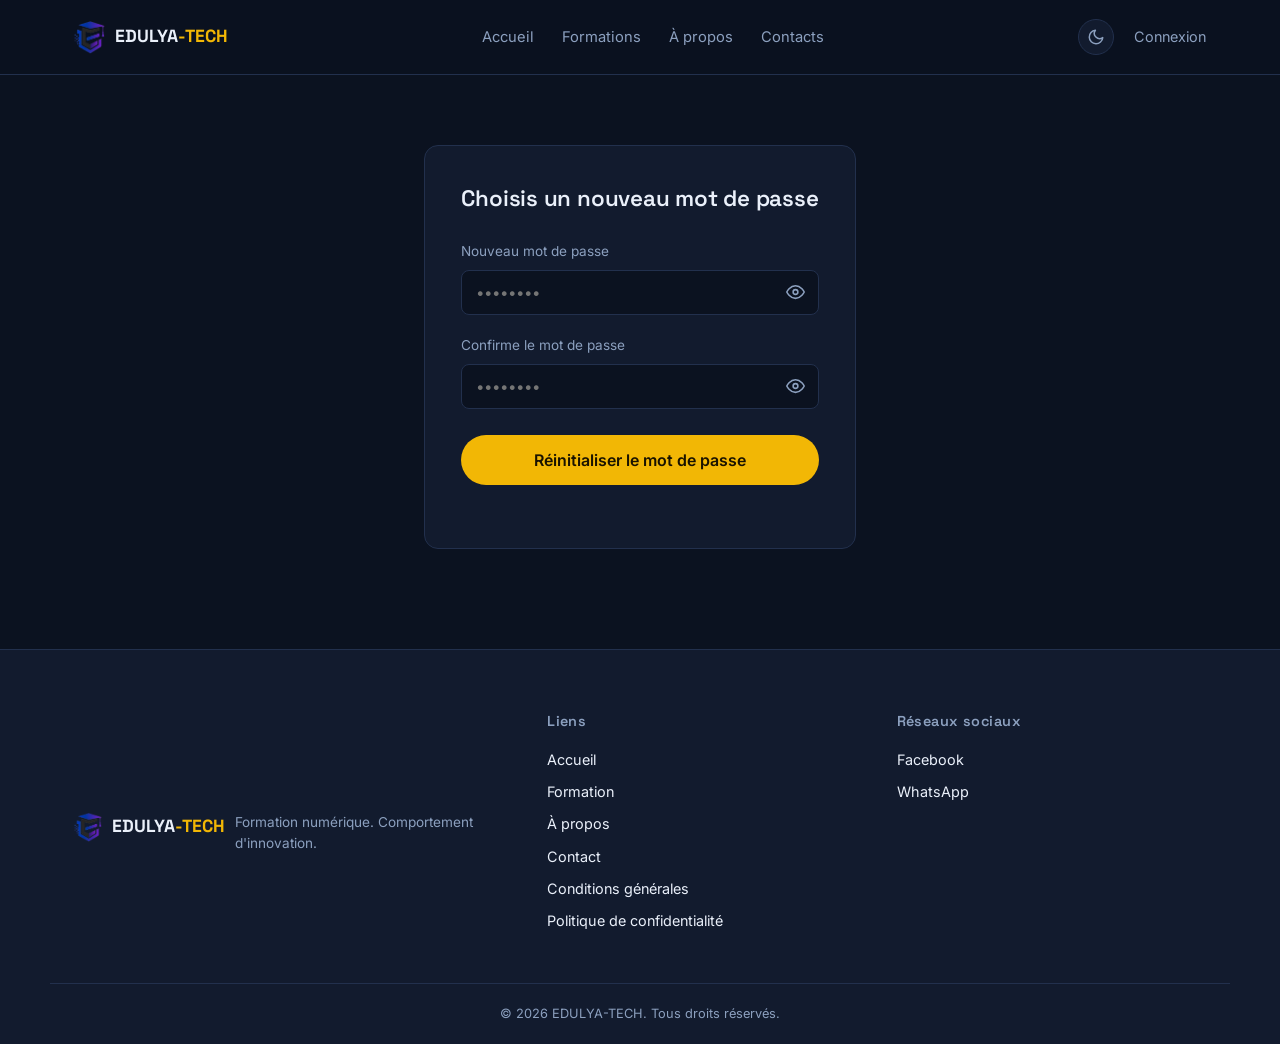
<file: reinitialiser-mot-de-passe.html>
<!DOCTYPE html>
<html lang="fr">
<head>
<meta charset="UTF-8">
<script>(function(){var t=localStorage.getItem('edulya_theme');if(t==='light'){document.documentElement.setAttribute('data-theme','light');}})();</script>
<meta name="viewport" content="width=device-width, initial-scale=1.0">
<title>EDULYA-TECH</title>
<link rel="preconnect" href="https://fonts.googleapis.com">
<link href="https://fonts.googleapis.com/css2?family=Space+Grotesk:wght@500;600;700&family=Inter:wght@400;500;600&family=JetBrains+Mono:wght@400;500&display=swap" rel="stylesheet">
<link rel="icon" type="image/x-icon" href="favicon.ico">
<link rel="icon" type="image/png" sizes="32x32" href="images/favicon-32x32.png">
<link rel="icon" type="image/png" sizes="16x16" href="images/favicon-16x16.png">
<link rel="apple-touch-icon" href="images/apple-touch-icon.png">
<link rel="stylesheet" href="css/style.css">
</head>
<body>

<!-- ===== HEADER ===== -->
<header class="site-header">
  <div class="container header-inner">
    <a href="index.html" class="logo">
      <img src="images/logo-icon.png" alt="Logo EDULYA-TECH" class="logo-mark">
      <span class="logo-text">EDULYA<span class="logo-dot">-TECH</span></span>
    </a>
    <nav class="main-nav" id="mainNav">
      <a href="index.html">Accueil</a>
      <a href="index.html#formations">Formations</a>
      <a href="a-propos.html">À propos</a>
      <a href="contact.html">Contacts</a>
    </nav>
    <div class="header-actions">
      <button class="theme-toggle" id="themeToggle" aria-label="Changer le thème">
        <svg class="icon-moon" viewBox="0 0 24 24" fill="none" stroke="currentColor" stroke-width="2" stroke-linecap="round" stroke-linejoin="round"><path d="M21 12.79A9 9 0 1 1 11.21 3 7 7 0 0 0 21 12.79z"></path></svg>
        <svg class="icon-sun" viewBox="0 0 24 24" fill="none" stroke="currentColor" stroke-width="2" stroke-linecap="round" stroke-linejoin="round"><circle cx="12" cy="12" r="5"></circle><line x1="12" y1="1" x2="12" y2="3"></line><line x1="12" y1="21" x2="12" y2="23"></line><line x1="4.22" y1="4.22" x2="5.64" y2="5.64"></line><line x1="18.36" y1="18.36" x2="19.78" y2="19.78"></line><line x1="1" y1="12" x2="3" y2="12"></line><line x1="21" y1="12" x2="23" y2="12"></line><line x1="4.22" y1="19.78" x2="5.64" y2="18.36"></line><line x1="18.36" y1="5.64" x2="19.78" y2="4.22"></line></svg>
      </button>
      <a href="connexion.html" class="link-muted" id="authLink">Connexion</a>
    </div>
    <button class="nav-toggle" id="navToggle" aria-label="Ouvrir le menu">
      <span></span><span></span><span></span>
    </button>
  </div>
</header>

<!-- ===== FORM ===== -->
<section class="auth-section">
  <div class="container" style="display:flex; justify-content:center;">
    <form class="auth-form" id="resetForm">
      <h2>Choisis un nouveau mot de passe</h2>

      <div class="form-group">
        <label for="newPassword">Nouveau mot de passe</label>
        <div class="password-field">
          <input type="password" id="newPassword" name="password" placeholder="••••••••" minlength="8" required>
          <button type="button" class="toggle-password" data-target="newPassword" aria-label="Afficher le mot de passe">
            <svg class="icon-eye-open" viewBox="0 0 24 24" fill="none" stroke="currentColor" stroke-width="2" stroke-linecap="round" stroke-linejoin="round"><path d="M1 12s4-8 11-8 11 8 11 8-4 8-11 8-11-8-11-8z"></path><circle cx="12" cy="12" r="3"></circle></svg>
            <svg class="icon-eye-closed" viewBox="0 0 24 24" fill="none" stroke="currentColor" stroke-width="2" stroke-linecap="round" stroke-linejoin="round"><path d="M17.94 17.94A10.94 10.94 0 0 1 12 20c-7 0-11-8-11-8a18.5 18.5 0 0 1 5.06-5.94M9.9 4.24A9.12 9.12 0 0 1 12 4c7 0 11 8 11 8a18.5 18.5 0 0 1-2.16 3.19m-6.72-1.07a3 3 0 1 1-4.24-4.24"></path><line x1="1" y1="1" x2="23" y2="23"></line></svg>
          </button>
        </div>
      </div>

      <div class="form-group">
        <label for="confirmPassword">Confirme le mot de passe</label>
        <div class="password-field">
          <input type="password" id="confirmPassword" placeholder="••••••••" minlength="8" required>
          <button type="button" class="toggle-password" data-target="confirmPassword" aria-label="Afficher le mot de passe">
            <svg class="icon-eye-open" viewBox="0 0 24 24" fill="none" stroke="currentColor" stroke-width="2" stroke-linecap="round" stroke-linejoin="round"><path d="M1 12s4-8 11-8 11 8 11 8-4 8-11 8-11-8-11-8z"></path><circle cx="12" cy="12" r="3"></circle></svg>
            <svg class="icon-eye-closed" viewBox="0 0 24 24" fill="none" stroke="currentColor" stroke-width="2" stroke-linecap="round" stroke-linejoin="round"><path d="M17.94 17.94A10.94 10.94 0 0 1 12 20c-7 0-11-8-11-8a18.5 18.5 0 0 1 5.06-5.94M9.9 4.24A9.12 9.12 0 0 1 12 4c7 0 11 8 11 8a18.5 18.5 0 0 1-2.16 3.19m-6.72-1.07a3 3 0 1 1-4.24-4.24"></path><line x1="1" y1="1" x2="23" y2="23"></line></svg>
          </button>
        </div>
      </div>

      <button type="submit" class="btn btn-primary btn-lg auth-submit">Réinitialiser le mot de passe</button>
      <p class="form-note" id="resetNote"></p>
    </form>
  </div>
</section>

<!-- ===== FOOTER ===== -->
<footer class="site-footer">
  <div class="container footer-inner">
    <div class="footer-brand">
      <img src="images/logo-icon.png" alt="Logo EDULYA-TECH" class="logo-mark">
      <span class="logo-text">EDULYA<span class="logo-dot">-TECH</span></span>
      <p>Formation numérique. Comportement d'innovation.</p>
    </div>
    <div class="footer-col">
      <h4>Liens</h4>
      <a href="index.html">Accueil</a>
      <a href="index.html#formations">Formation</a>
      <a href="a-propos.html">À propos</a>
      <a href="contact.html">Contact</a>
      <a href="conditions-generales.html">Conditions générales</a>
      <a href="politique-confidentialite.html">Politique de confidentialité</a>
    </div>
    <div class="footer-col">
      <h4>Réseaux sociaux</h4>
      <a href="https://www.facebook.com/share/17fbBbAQwH" target="_blank" rel="noopener">Facebook</a>
      <a href="https://wa.me/237622150710" target="_blank" rel="noopener">WhatsApp</a>
    </div>
  </div>
  <div class="footer-bottom container">© 2026 EDULYA-TECH. Tous droits réservés.</div>
</footer>

<script src="js/config.js"></script>
<script src="js/script.js"></script>
</body>
</html>
</file>
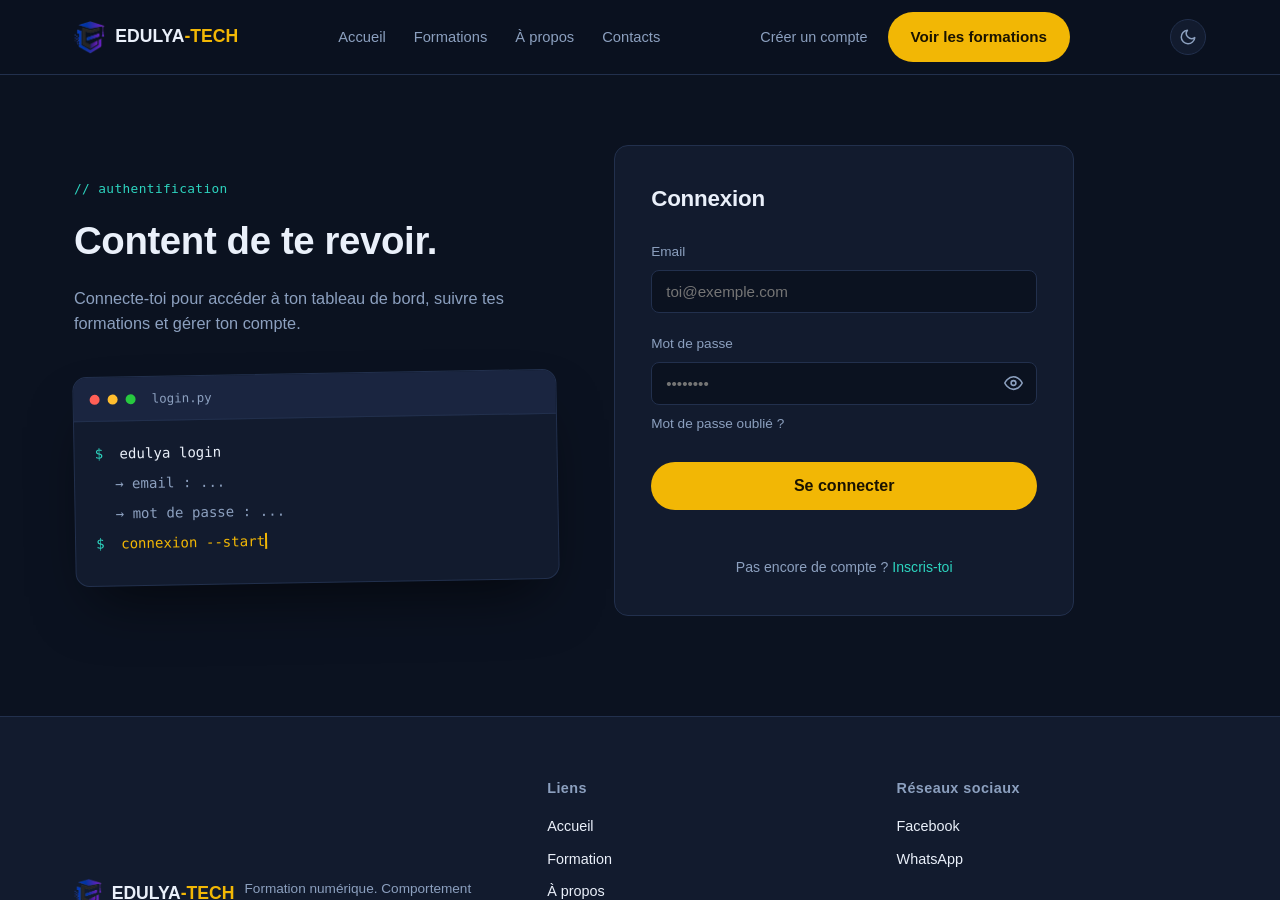
<file: tableau-de-bord.html>
<!DOCTYPE html>
<html lang="fr">
<head>
<meta charset="UTF-8">
<script>(function(){var t=localStorage.getItem('edulya_theme');if(t==='light'){document.documentElement.setAttribute('data-theme','light');}})();</script>
<meta name="viewport" content="width=device-width, initial-scale=1.0">
<title>EDULYA-TECH</title>
<link rel="preconnect" href="https://fonts.googleapis.com">
<link href="https://fonts.googleapis.com/css2?family=Space+Grotesk:wght@500;600;700&family=Inter:wght@400;500;600&family=JetBrains+Mono:wght@400;500&display=swap" rel="stylesheet">
<link rel="icon" type="image/x-icon" href="favicon.ico">
<link rel="icon" type="image/png" sizes="32x32" href="images/favicon-32x32.png">
<link rel="icon" type="image/png" sizes="16x16" href="images/favicon-16x16.png">
<link rel="apple-touch-icon" href="images/apple-touch-icon.png">
<link rel="stylesheet" href="css/style.css">
</head>
<body>

<!-- ===== HEADER (espace connecté) ===== -->
<header class="site-header">
  <div class="container header-inner">
    <a href="index.html" class="logo">
      <img src="images/logo-icon.png" alt="Logo EDULYA-TECH" class="logo-mark">
      <span class="logo-text">EDULYA<span class="logo-dot">-TECH</span></span>
    </a>
    <nav class="main-nav" id="mainNav">
      <a href="tableau-de-bord.html" class="active">Tableau de bord</a>
      <a href="#acheter">Formations</a>
      <a href="contact.html">Contacts</a>
    </nav>
    <div class="header-actions">
      <span class="link-muted" id="userGreeting">Bonjour</span>
      <button class="btn btn-ghost" id="logoutBtn">Se déconnecter</button>
    </div>
    <button class="theme-toggle" id="themeToggle" aria-label="Changer le thème">
      <svg class="icon-moon" viewBox="0 0 24 24" fill="none" stroke="currentColor" stroke-width="2" stroke-linecap="round" stroke-linejoin="round"><path d="M21 12.79A9 9 0 1 1 11.21 3 7 7 0 0 0 21 12.79z"></path></svg>
      <svg class="icon-sun" viewBox="0 0 24 24" fill="none" stroke="currentColor" stroke-width="2" stroke-linecap="round" stroke-linejoin="round"><circle cx="12" cy="12" r="5"></circle><line x1="12" y1="1" x2="12" y2="3"></line><line x1="12" y1="21" x2="12" y2="23"></line><line x1="4.22" y1="4.22" x2="5.64" y2="5.64"></line><line x1="18.36" y1="18.36" x2="19.78" y2="19.78"></line><line x1="1" y1="12" x2="3" y2="12"></line><line x1="21" y1="12" x2="23" y2="12"></line><line x1="4.22" y1="19.78" x2="5.64" y2="18.36"></line><line x1="18.36" y1="5.64" x2="19.78" y2="4.22"></line></svg>
    </button>
    <button class="nav-toggle" id="navToggle" aria-label="Ouvrir le menu">
      <span></span><span></span><span></span>
    </button>
  </div>
</header>

<!-- ===== INTRO ===== -->
<section class="page-intro">
  <div class="container">
    <p class="eyebrow">// tableau de bord</p>
    <h1 id="welcomeTitle">Bonjour 👋</h1>
    <p class="page-intro-sub">Retrouve tes informations, tes formations et gère ton compte depuis ton espace.</p>
  </div>
</section>

<!-- ===== DASHBOARD CONTENT ===== -->
<section class="dashboard-section">
  <div class="container dashboard-grid">

    <!-- Mes informations -->
    <div class="dash-card">
      <div class="dash-card-head">
        <span class="info-label">// mes informations</span>
        <h3>Mon profil</h3>
      </div>
      <dl class="profile-list" id="profileList">
        <div><dt>Nom</dt><dd id="profNom">—</dd></div>
        <div><dt>Prénom</dt><dd id="profPrenom">—</dd></div>
        <div><dt>Email</dt><dd id="profEmail">—</dd></div>
        <div><dt>Téléphone</dt><dd id="profTel">—</dd></div>
      </dl>
    </div>

     <!-- Mes formations -->
    <div class="dash-card">
      <div class="dash-card-head">
        <span class="info-label">// mes formations</span>
        <h3>Formations en cours</h3>
      </div>
      <div class="empty-state" id="myFormationsEmpty">
        <p>Tu n'as encore acheté aucune formation.</p>
        <a href="#acheter" class="btn btn-outline btn-sm">Voir les formations disponibles</a>
      </div>
    </div>
    
    <!-- Gestion du compte -->
    <div class="dash-card account-danger-card">
      <div class="dash-card-head">
        <span class="info-label">// zone sensible</span>
        <h3>Supprimer mon compte</h3>
      </div>
      <p class="page-intro-sub">Cette action supprime définitivement ton compte, tes achats et tes avis. Elle est irréversible.</p>
      <button type="button" class="btn btn-danger" id="deleteAccountBtn">Supprimer définitivement mon compte</button>
      <p class="form-note" id="deleteAccountNote"></p>
    </div>

  </div>
</section>

<!-- ===== ACHETER DES FORMATIONS ===== -->
<section class="formations" id="acheter">
  <div class="container">
    <p class="eyebrow center">// acheter une formation</p>
    <h2 class="section-title">Continue ta progression</h2>

    <div class="card-grid">
      <article class="card">
        <div class="card-media card-media--cyber"><img class="card-img" src="images/formations/cyber.jpg" alt="Formation Cybersécurité" loading="lazy" onerror="this.remove()"></div>
        <div class="card-body">
          <h3>Cybersécurité</h3>
          <p class="card-desc">Protège systèmes et données : failles, défense et bonnes pratiques.</p>
          <div class="card-meta"><span>Niveau : Débutant</span><span>8 semaines</span></div>
          <div class="card-footer">
            <span class="price">45 000 FCFA</span>
            <button class="btn btn-outline btn-sm buy-btn" data-formation-id="cyber">Acheter</button>
          </div>
        </div>
      </article>

      <article class="card">
        <div class="card-media card-media--web"><img class="card-img" src="images/formations/web.jpg" alt="Formation Développement Web" loading="lazy" onerror="this.remove()"></div>
        <div class="card-body">
          <h3>Développement Web</h3>
          <p class="card-desc">HTML, CSS, JavaScript et frameworks modernes pour créer des sites complets.</p>
          <div class="card-meta"><span>Niveau : Débutant</span><span>10 semaines</span></div>
          <div class="card-footer">
            <span class="price">50 000 FCFA</span>
            <button class="btn btn-outline btn-sm buy-btn" data-formation-id="web">Acheter</button>
          </div>
        </div>
      </article>

      <article class="card">
        <div class="card-media card-media--python"><img class="card-img" src="images/formations/python.jpg" alt="Formation Python" loading="lazy" onerror="this.remove()"></div>
        <div class="card-body">
          <h3>Python</h3>
          <p class="card-desc">Automatisation, scripts et fondations solides pour la data et le web.</p>
          <div class="card-meta"><span>Niveau : Débutant</span><span>6 semaines</span></div>
          <div class="card-footer">
            <span class="price">35 000 FCFA</span>
            <button class="btn btn-outline btn-sm buy-btn" data-formation-id="python">Acheter</button>
          </div>
        </div>
      </article>

      <article class="card">
        <div class="card-media card-media--ia"><img class="card-img" src="images/formations/ia.jpg" alt="Formation Intelligence Artificielle" loading="lazy" onerror="this.remove()"></div>
        <div class="card-body">
          <h3>Intelligence Artificielle</h3>
          <p class="card-desc">Comprends et construis des modèles d'IA appliqués à des cas réels.</p>
          <div class="card-meta"><span>Niveau : Intermédiaire</span><span>12 semaines</span></div>
          <div class="card-footer">
            <span class="price">65 000 FCFA</span>
            <button class="btn btn-outline btn-sm buy-btn" data-formation-id="ia">Acheter</button>
          </div>
        </div>
      </article>

      <article class="card">
        <div class="card-media card-media--reseaux"><img class="card-img" src="images/formations/reseaux.jpg" alt="Formation Réseaux & Systèmes" loading="lazy" onerror="this.remove()"></div>
        <div class="card-body">
          <h3>Réseaux &amp; Systèmes</h3>
          <p class="card-desc">Architecture réseau, administration système et infrastructure.</p>
          <div class="card-meta"><span>Niveau : Intermédiaire</span><span>9 semaines</span></div>
          <div class="card-footer">
            <span class="price">48 000 FCFA</span>
            <button class="btn btn-outline btn-sm buy-btn" data-formation-id="reseaux">Acheter</button>
          </div>
        </div>
      </article>
    </div>
  </div>
</section>

<!-- ===== FOOTER ===== -->
<footer class="site-footer">
  <div class="container footer-inner">
    <div class="footer-brand">
      <img src="images/logo-icon.png" alt="Logo EDULYA-TECH" class="logo-mark">
      <span class="logo-text">EDULYA<span class="logo-dot">-TECH</span></span>
      <p>Formation numérique. Comportement d'innovation.</p>
    </div>
    <div class="footer-col">
      <h4>Liens</h4>
      <a href="index.html">Accueil</a>
      <a href="index.html#formations">Formation</a>
      <a href="a-propos.html">À propos</a>
      <a href="contact.html">Contact</a>
      <a href="conditions-generales.html">Conditions générales</a>
      <a href="politique-confidentialite.html">Politique de confidentialité</a>
    </div>
    <div class="footer-col">
      <h4>Réseaux sociaux</h4>
      <a href="https://www.facebook.com/share/17fbBbAQwH" target="_blank" rel="noopener">Facebook</a>
      <a href="https://wa.me/237622150710" target="_blank" rel="noopener">WhatsApp</a>
    </div>
  </div>
  <div class="footer-bottom container">© 2026 EDULYA-TECH. Tous droits réservés.</div>
</footer>

<script src="js/config.js"></script>
<script src="js/script.js"></script>
</body>
</html>
</file>
<file: css/style.css>
:root{
  --bg: #0B1220;
  --surface: #121B2E;
  --surface-alt: #1A2540;
  --border: #22304D;
  --text: #EAF0FA;
  --muted: #8CA0BF;
  --gold: #F2B705;
  --gold-dark: #C99400;
  --teal: #2DD4BF;
  --radius: 14px;
}

[data-theme="light"]{
  --bg: #F5F7FB;
  --surface: #FFFFFF;
  --surface-alt: #EDF1F8;
  --border: #DCE3F0;
  --text: #101828;
  --muted: #5B677E;
  --gold: #B8860B;
  --gold-dark: #96690A;
  --teal: #0E9C8C;
}

*{ box-sizing: border-box; margin:0; padding:0; }

html{ scroll-behavior: smooth; }

body{
  background: var(--bg);
  color: var(--text);
  font-family: 'Inter', sans-serif;
  line-height: 1.55;
  -webkit-font-smoothing: antialiased;
  transition: background .2s ease, color .2s ease;
}

.container{
  width: 100%;
  max-width: 1180px;
  margin: 0 auto;
  padding: 0 24px;
}

h1,h2,h3,h4{
  font-family: 'Space Grotesk', sans-serif;
  font-weight: 600;
  letter-spacing: -0.01em;
}

a{ color: inherit; text-decoration: none; }

img{ max-width: 100%; display: block; }

.eyebrow{
  font-family: 'JetBrains Mono', monospace;
  font-size: 0.8rem;
  color: var(--teal);
  letter-spacing: 0.03em;
  margin-bottom: 12px;
}
.eyebrow.center{ text-align: center; }

/* ===== BUTTONS ===== */
.btn{
  display: inline-flex;
  align-items: center;
  justify-content: center;
  padding: 12px 22px;
  border-radius: 999px;
  font-weight: 600;
  font-size: 0.95rem;
  border: 1px solid transparent;
  cursor: pointer;
  transition: transform .15s ease, background .15s ease, border-color .15s ease;
}
.btn:hover{ transform: translateY(-1px); }
.btn:focus-visible{ outline: 2px solid var(--teal); outline-offset: 2px; }

.btn-primary{ background: var(--gold); color: #1A1300; }
.btn-primary:hover{ background: var(--gold-dark); }

.btn-ghost{ background: transparent; color: var(--text); border-color: var(--border); }
.btn-ghost:hover{ border-color: var(--teal); color: var(--teal); }

.btn-outline{ background: transparent; color: var(--teal); border-color: var(--teal); }
.btn-outline:hover{ background: var(--teal); color: #06201C; }
.btn-danger{ background: transparent; color: #ff6b6b; border: 1px solid #ff6b6b; }
.btn-danger:hover{ background: #ff6b6b; color: #fff; }
.consent-group{ margin-top: 4px; }
.consent-label{ display:flex; align-items:flex-start; gap:10px; font-size:.84rem; line-height:1.5; cursor:pointer; }
.consent-label input{ margin-top:4px; width:16px; height:16px; flex:0 0 auto; accent-color: var(--teal); }
.consent-label a{ color: var(--teal); text-decoration:underline; }
.account-danger-card{ grid-column: 1 / -1; }

.btn-lg{ padding: 14px 28px; font-size: 1rem; }
.btn-sm{ padding: 8px 16px; font-size: 0.85rem; }

.link-muted{ color: var(--muted); font-size: 0.9rem; }
.link-muted:hover{ color: var(--text); }

/* ===== HEADER ===== */
.site-header{
  position: sticky;
  top: 0;
  z-index: 50;
  background: rgba(11,18,32,0.85);
  backdrop-filter: blur(10px);
  border-bottom: 1px solid var(--border);
}

.header-inner{
  display: flex;
  align-items: center;
  justify-content: space-between;
  gap: 24px;
  height: 74px;
}

.logo{ display: flex; align-items: center; gap: 10px; }
.logo-mark{
  height: 34px;
  width: auto;
  display: block;
}
.footer-brand .logo-mark{ height: 30px; }
.logo-text{
  font-family: 'Space Grotesk', sans-serif;
  font-weight: 700;
  font-size: 1.1rem;
}
.logo-dot{ color: var(--gold); }

.main-nav{ display: flex; gap: 28px; }
.main-nav a{ font-size: 0.92rem; color: var(--muted); }
.main-nav a:hover, .main-nav a.active{ color: var(--text); }

.header-actions{ display: flex; align-items: center; gap: 20px; }

.theme-toggle{
  display: flex;
  align-items: center;
  justify-content: center;
  width: 36px;
  height: 36px;
  border-radius: 50%;
  border: 1px solid var(--border);
  background: var(--surface);
  color: var(--muted);
  cursor: pointer;
  flex-shrink: 0;
}
.theme-toggle:hover{ color: var(--gold); border-color: var(--gold); }
.theme-toggle svg{ width: 18px; height: 18px; }
.theme-toggle .icon-sun{ display: none; }
[data-theme="light"] .theme-toggle .icon-moon{ display: none; }
[data-theme="light"] .theme-toggle .icon-sun{ display: block; }

.nav-toggle{
  display: none;
  flex-direction: column;
  gap: 5px;
  background: none;
  border: none;
  cursor: pointer;
  padding: 6px;
}
.nav-toggle span{
  width: 22px; height: 2px; background: var(--text);
  transition: transform .2s ease, opacity .2s ease;
}
.nav-toggle.is-open span:nth-child(1){ transform: translateY(7px) rotate(45deg); }
.nav-toggle.is-open span:nth-child(2){ opacity: 0; }
.nav-toggle.is-open span:nth-child(3){ transform: translateY(-7px) rotate(-45deg); }

/* ===== HERO ===== */
.hero{ padding: 90px 0 70px; }
.hero-inner{
  display: grid;
  grid-template-columns: 1.1fr 0.9fr;
  gap: 56px;
  align-items: center;
}

.hero-copy h1{
  font-size: clamp(2.1rem, 4vw, 3.2rem);
  line-height: 1.12;
  margin-bottom: 20px;
}

.hero-sub{
  color: var(--muted);
  font-size: 1.05rem;
  max-width: 46ch;
  margin-bottom: 32px;
}

.hero-cta{ display: flex; gap: 16px; flex-wrap: wrap; margin-bottom: 48px; }

.hero-stats{ display: flex; gap: 36px; }
.hero-stats div{ display: flex; flex-direction: column; }
.hero-stats strong{ font-family: 'Space Grotesk', sans-serif; font-size: 1.6rem; color: var(--gold); }
.hero-stats span{ font-size: 0.82rem; color: var(--muted); }

/* Terminal signature element */
.terminal{
  background: var(--surface);
  border: 1px solid var(--border);
  border-radius: var(--radius);
  overflow: hidden;
  box-shadow: 0 30px 60px -20px rgba(0,0,0,0.6);
  transform: rotate(1.5deg);
}
.terminal-bar{
  display: flex;
  align-items: center;
  gap: 8px;
  padding: 12px 16px;
  background: var(--surface-alt);
  border-bottom: 1px solid var(--border);
}
.dot{ width: 10px; height: 10px; border-radius: 50%; }
.dot-red{ background: #FF5F56; }
.dot-yellow{ background: #FFBD2E; }
.dot-green{ background: #27C93F; }
.terminal-title{
  margin-left: 8px;
  font-family: 'JetBrains Mono', monospace;
  font-size: 0.78rem;
  color: var(--muted);
}
.terminal-body{
  padding: 22px 20px;
  font-family: 'JetBrains Mono', monospace;
  font-size: 0.88rem;
}
.terminal-body p{ margin-bottom: 8px; white-space: pre; }
.prompt{ color: var(--teal); margin-right: 8px; }
.out{ color: var(--muted); padding-left: 20px; }
.cursor{ color: var(--gold); border-right: 2px solid var(--gold); animation: blink 1s step-end infinite; }

@keyframes blink{ 50%{ border-color: transparent; } }

/* ===== FORMATIONS ===== */
.formations{ padding: 80px 0 100px; }
.section-title{
  text-align: center;
  font-size: clamp(1.8rem, 3vw, 2.4rem);
  margin-bottom: 48px;
}

.card-grid{
  display: grid;
  grid-template-columns: repeat(auto-fit, minmax(260px, 1fr));
  gap: 24px;
}

.card{
  background: var(--surface);
  border: 1px solid var(--border);
  border-radius: var(--radius);
  overflow: hidden;
  transition: transform .2s ease, border-color .2s ease;
}
.card:hover{ transform: translateY(-4px); border-color: var(--teal); }

.card-media{
  height: 120px;
  background: linear-gradient(135deg, var(--surface-alt), var(--surface));
  position: relative;
  overflow: hidden;
}
.card-media::after{
  content: '';
  position: absolute; inset: 0;
  background-repeat: no-repeat;
  background-position: 20px center;
  background-size: 34px;
  opacity: 0.9;
}
.card-img{
  position: absolute;
  inset: 0;
  width: 100%;
  height: 100%;
  object-fit: cover;
}
/* ===== TÉMOIGNAGES ===== */
.temoignages{ padding: 0 0 100px; }

.temoignage-grid{
  display: grid;
  grid-template-columns: repeat(auto-fit, minmax(260px, 1fr));
  gap: 24px;
}

.temoignage-card{
  background: var(--surface);
  border: 1px solid var(--border);
  border-radius: var(--radius);
  padding: 28px;
  display: flex;
  flex-direction: column;
  gap: 16px;
}

.temoignage-text{
  font-style: italic;
  line-height: 1.6;
  color: var(--text-muted, inherit);
}

.temoignage-auteur{
  font-weight: 600;
  font-size: 0.9rem;
  color: var(--teal);
}

.card-media--cyber{ border-top: 3px solid #FF6B6B; }
.card-media--web{ border-top: 3px solid var(--teal); }
.card-media--python{ border-top: 3px solid var(--gold); }
.card-media--ia{ border-top: 3px solid #8B5CF6; }
.card-media--reseaux{ border-top: 3px solid #4FA3FF; }

.card-body{ padding: 22px; }
.card-body h3{ font-size: 1.1rem; margin-bottom: 8px; }
.card-desc{ color: var(--muted); font-size: 0.9rem; margin-bottom: 16px; }

.card-meta{
  display: flex;
  gap: 14px;
  font-family: 'JetBrains Mono', monospace;
  font-size: 0.75rem;
  color: var(--muted);
  margin-bottom: 18px;
  flex-wrap: wrap;
}

.card-footer{
  display: flex;
  align-items: center;
  justify-content: space-between;
  padding-top: 16px;
  border-top: 1px solid var(--border);
}
.price{ font-family: 'Space Grotesk', sans-serif; font-weight: 600; color: var(--gold); }

/* ===== FOOTER ===== */
.site-footer{
  border-top: 1px solid var(--border);
  padding: 60px 0 0;
  background: var(--surface);
}
.footer-inner{
  display: grid;
  grid-template-columns: 1.4fr 1fr 1fr;
  gap: 40px;
  padding-bottom: 40px;
}
.footer-brand{ display: flex; flex-wrap: wrap; align-items: center; gap: 10px; }
.footer-brand p{ color: var(--muted); font-size: 0.85rem; margin-top: 12px; max-width: 30ch; width: 100%; }
.footer-col h4{ font-size: 0.9rem; color: var(--muted); margin-bottom: 16px; letter-spacing: 0.03em; }
.footer-col a{ display: block; font-size: 0.9rem; color: var(--text); margin-bottom: 10px; }
.footer-col a:hover{ color: var(--teal); }
.footer-bottom{
  border-top: 1px solid var(--border);
  padding: 20px 24px;
  font-size: 0.8rem;
  color: var(--muted);
  text-align: center;
}

/* ===== PAGE INTRO (À propos / Contact) ===== */
.page-intro{ padding: 70px 0 50px; border-bottom: 1px solid var(--border); }
.page-intro h1{ font-size: clamp(2rem, 3.6vw, 2.8rem); margin-bottom: 16px; }
.page-intro-sub{ color: var(--muted); max-width: 58ch; font-size: 1.02rem; }

/* ===== SPLIT SECTION (vision/mission) ===== */
.split-section{ padding: 70px 0; }
.split-grid{
  display: grid;
  grid-template-columns: 1fr 1fr;
  gap: 24px;
}
.split-card{
  background: var(--surface);
  border: 1px solid var(--border);
  border-radius: var(--radius);
  padding: 32px;
}
.split-tag{
  font-family: 'JetBrains Mono', monospace;
  font-size: 0.78rem;
  color: var(--gold);
  display: block;
  margin-bottom: 14px;
}
.split-card h3{ font-size: 1.3rem; margin-bottom: 10px; }
.split-card p{ color: var(--muted); }

/* ===== DOMAINES (tag pills) ===== */
.domaines{ padding: 60px 0; border-top: 1px solid var(--border); border-bottom: 1px solid var(--border); background: var(--surface); }
.tag-grid{ display: flex; flex-wrap: wrap; gap: 14px; justify-content: center; }
.tag-pill{
  font-family: 'JetBrains Mono', monospace;
  font-size: 0.85rem;
  padding: 10px 20px;
  border-radius: 999px;
  border: 1px solid var(--teal);
  color: var(--teal);
}

/* ===== VALEURS ===== */
.valeurs{ padding: 80px 0; }
.valeurs-grid{
  display: grid;
  grid-template-columns: repeat(auto-fit, minmax(220px, 1fr));
  gap: 28px;
}
.valeur-item{ padding: 4px; }
.valeur-num{
  font-family: 'Space Grotesk', sans-serif;
  font-size: 1.6rem;
  color: var(--gold);
  display: block;
  margin-bottom: 10px;
}
.valeur-item h4{ font-size: 1.05rem; margin-bottom: 8px; }
.valeur-item p{ color: var(--muted); font-size: 0.92rem; }

/* ===== POURQUOI ===== */
.pourquoi{ padding: 80px 0 100px; background: var(--surface); border-top: 1px solid var(--border); }
.pourquoi-inner{
  display: grid;
  grid-template-columns: 1.1fr 0.9fr;
  gap: 48px;
  align-items: center;
}
.pourquoi h2{ font-size: clamp(1.6rem, 2.8vw, 2.1rem); }
.terminal--small{ transform: rotate(-1deg); }

/* ===== CONTACT ===== */
.contact-section{ padding: 70px 0 100px; }
.contact-grid{
  display: grid;
  grid-template-columns: 0.8fr 1.2fr;
  gap: 48px;
  align-items: start;
}

.contact-info{
  background: var(--surface);
  border: 1px solid var(--border);
  border-radius: var(--radius);
  padding: 32px;
}
.info-item{ margin-bottom: 26px; }
.info-item:last-child{ margin-bottom: 0; }
.info-label{
  display: block;
  font-family: 'JetBrains Mono', monospace;
  font-size: 0.75rem;
  color: var(--teal);
  margin-bottom: 6px;
}
.info-item a, .info-item span{ font-size: 0.98rem; }
.info-item a:hover{ color: var(--gold); }
.social-links{ display: flex; gap: 16px; margin-top: 4px; }
.social-links a{ color: var(--text); }
.social-links a:hover{ color: var(--gold); }

.contact-form{
  background: var(--surface);
  border: 1px solid var(--border);
  border-radius: var(--radius);
  padding: 32px;
}
.form-group{ margin-bottom: 20px; }
.form-group label{
  display: block;
  font-size: 0.85rem;
  color: var(--muted);
  margin-bottom: 8px;
}
.form-group input,
.form-group textarea{
  width: 100%;
  background: var(--bg);
  border: 1px solid var(--border);
  border-radius: 8px;
  padding: 12px 14px;
  color: var(--text);
  font-family: 'Inter', sans-serif;
  font-size: 0.95rem;
  resize: vertical;
}
.form-group input:focus,
.form-group textarea:focus{
  outline: none;
  border-color: var(--teal);
}
.form-note{ margin-top: 14px; font-size: 0.85rem; color: var(--teal); min-height: 1em; }

.password-field{ position: relative; }
.password-field input{ padding-right: 46px; }
.toggle-password{
  position: absolute;
  right: 6px;
  top: 50%;
  transform: translateY(-50%);
  background: none;
  border: none;
  color: var(--muted);
  cursor: pointer;
  padding: 8px;
  display: flex;
  align-items: center;
  justify-content: center;
}
.toggle-password:hover{ color: var(--teal); }
.toggle-password svg{ width: 19px; height: 19px; }
.toggle-password .icon-eye-closed{ display: none; }
.toggle-password.is-visible .icon-eye-open{ display: none; }
.toggle-password.is-visible .icon-eye-closed{ display: block; }

/* Masque l'icône "révéler le mot de passe" native d'Edge/IE (noire, invisible
   sur fond sombre) — on utilise notre propre bouton œil à la place. */
input[type="password"]::-ms-reveal,
input[type="password"]::-ms-clear{ display: none; }

/* ===== AUTH (Connexion / Inscription) ===== */
.auth-section{ padding: 70px 0 100px; }
.auth-grid{
  display: grid;
  grid-template-columns: 0.9fr 1.1fr;
  gap: 56px;
  align-items: center;
}
.auth-side h1{ font-size: clamp(1.9rem, 3.2vw, 2.4rem); margin: 4px 0 16px; }
.auth-side .terminal--small{ margin-top: 36px; }

.auth-form{
  background: var(--surface);
  border: 1px solid var(--border);
  border-radius: var(--radius);
  padding: 36px;
  max-width: 460px;
}
.auth-form h2{ font-size: 1.4rem; margin-bottom: 24px; }
.auth-submit{ width: 100%; margin-top: 6px; }
.auth-switch{ margin-top: 20px; font-size: 0.88rem; color: var(--muted); text-align: center; }
.auth-switch a{ color: var(--teal); }
.auth-switch a:hover{ color: var(--gold); }

.form-row{ display: grid; grid-template-columns: 1fr 1fr; gap: 16px; }

/* ===== DASHBOARD ===== */
.dashboard-section{ padding: 50px 0 30px; }
.dashboard-grid{
  display: grid;
  grid-template-columns: 1fr 1fr;
  gap: 24px;
}
.dash-card{
  background: var(--surface);
  border: 1px solid var(--border);
  border-radius: var(--radius);
  padding: 28px;
}
.dash-card-head{ margin-bottom: 20px; }
.dash-card-head h3{ font-size: 1.15rem; margin-top: 6px; }

.profile-list{ display: flex; flex-direction: column; gap: 14px; }
.profile-list div{ display: flex; justify-content: space-between; border-bottom: 1px dashed var(--border); padding-bottom: 10px; }
.profile-list dt{ color: var(--muted); font-size: 0.85rem; }
.profile-list dd{ font-weight: 500; }

.empty-state{ text-align: center; padding: 24px 12px; }
.empty-state p{ color: var(--muted); margin-bottom: 16px; font-size: 0.92rem; }

/* ===== FORMATION DETAIL ===== */
.breadcrumb{ padding: 18px 24px 0; font-size: 0.82rem; color: var(--muted); }
.breadcrumb a{ color: var(--muted); }
.breadcrumb a:hover{ color: var(--teal); }
.breadcrumb span{ margin: 0 6px; }

.formation-intro{ padding-top: 40px; }
.formation-intro-grid{
  display: grid;
  grid-template-columns: 1.1fr 0.9fr;
  gap: 48px;
  align-items: center;
}
.formation-meta{ font-size: 0.85rem; margin-top: 4px; }
.formation-media{
  height: 260px;
  border-radius: var(--radius);
  border: 1px solid var(--border);
}

.programme-grid{
  margin-top: 32px;
  display: grid;
  grid-template-columns: repeat(auto-fit, minmax(220px, 1fr));
  gap: 24px;
}
.programme-item{ display: flex; flex-direction: column; gap: 8px; }
.programme-item p{ color: var(--muted); font-size: 0.92rem; }

/* ===== AVIS (formation-cours) ===== */
.avis-liste{
  display: flex;
  flex-direction: column;
  gap: 14px;
  max-height: 340px;
  overflow-y: auto;
  margin-bottom: 20px;
}
.avis-item{
  background: var(--surface-alt, var(--bg));
  border: 1px solid var(--border);
  border-radius: 10px;
  padding: 12px 16px;
  max-width: 85%;
}
.avis-item.avis-mine{
  align-self: flex-end;
  background: color-mix(in srgb, var(--teal) 14%, var(--surface-alt));
  border-color: var(--teal);
}
.avis-item-head{
  display: flex;
  justify-content: space-between;
  font-size: 0.8rem;
  color: var(--muted);
  margin-bottom: 6px;
}
.avis-item-auteur{ color: var(--teal); font-weight: 600; }
.avis-item p{ font-size: 0.92rem; line-height: 1.5; }

.avis-form{ display: flex; flex-direction: column; gap: 12px; }
.avis-form textarea{
  width: 100%;
  resize: vertical;
  font-family: inherit;
  font-size: 0.92rem;
  padding: 12px 14px;
  border-radius: 10px;
  border: 1px solid var(--border);
  background: var(--bg);
  color: var(--text);
}
.avis-form button{ align-self: flex-end; }

/* ===== LEGAL PAGES ===== */
.legal-section{ padding: 60px 0 100px; }
.legal-content{ max-width: 760px; display: flex; flex-direction: column; gap: 32px; }
.legal-content article h2{ font-size: 1.1rem; margin-bottom: 10px; color: var(--text); }
.legal-content article p{ color: var(--muted); font-size: 0.96rem; }

button.btn{ font-family: inherit; }

/* ===== RESPONSIVE ===== */
/* Tablette et mobile : ajustements de mise en page partagés */
@media (max-width: 900px){
  .hero-inner{ grid-template-columns: 1fr; }
  .terminal{ transform: none; }
  .footer-inner{ grid-template-columns: 1fr 1fr; }
  .split-grid{ grid-template-columns: 1fr; }
  .pourquoi-inner{ grid-template-columns: 1fr; }
  .terminal--small{ transform: none; }
  .contact-grid{ grid-template-columns: 1fr; }
  .auth-grid{ grid-template-columns: 1fr; }
  .dashboard-grid{ grid-template-columns: 1fr; }
  .formation-intro-grid{ grid-template-columns: 1fr; }
}

/* Tablette uniquement (ex: iPad) : nav complète conservée, grilles resserrées */
@media (min-width: 681px) and (max-width: 900px){
  .card-grid{ grid-template-columns: repeat(2, 1fr); }
  .main-nav{ gap: 18px; }
  .header-actions{ gap: 12px; }
  .hero-stats{ gap: 24px; }
}

/* Téléphone : menu hamburger, tout en colonne */
@media (max-width: 680px){
  .header-inner > .header-actions{ display: none; }

  /* Une fois déplacées dans le menu mobile par script.js, les actions du
     header (Connexion/Inscription, etc.) redeviennent visibles ici. */
  .main-nav .header-actions{
    display: flex;
    flex-wrap: wrap;
    gap: 14px;
    margin-top: 12px;
    padding-top: 16px;
    border-top: 1px solid var(--border);
  }
  .nav-toggle{ display: flex; }

  .main-nav{
    display: none;
    position: absolute;
    top: 100%;
    left: 0;
    right: 0;
    flex-direction: column;
    background: var(--surface);
    border-top: 1px solid var(--border);
    border-bottom: 1px solid var(--border);
    padding: 20px 24px;
    gap: 18px;
    box-shadow: 0 12px 24px -12px rgba(0,0,0,0.4);
    z-index: 60;
  }
  .main-nav.nav-open{ display: flex; }
  .main-nav a{ font-size: 1rem; padding: 4px 0; }

  .hero{ padding: 56px 0 48px; }
  .hero-stats{ gap: 24px; flex-wrap: wrap; }
  .footer-inner{ grid-template-columns: 1fr; }
  .form-row{ grid-template-columns: 1fr; }
  .card-grid{ grid-template-columns: 1fr; }
}

@media (prefers-reduced-motion: reduce){
  *{ animation: none !important; transition: none !important; }
}
</file>
